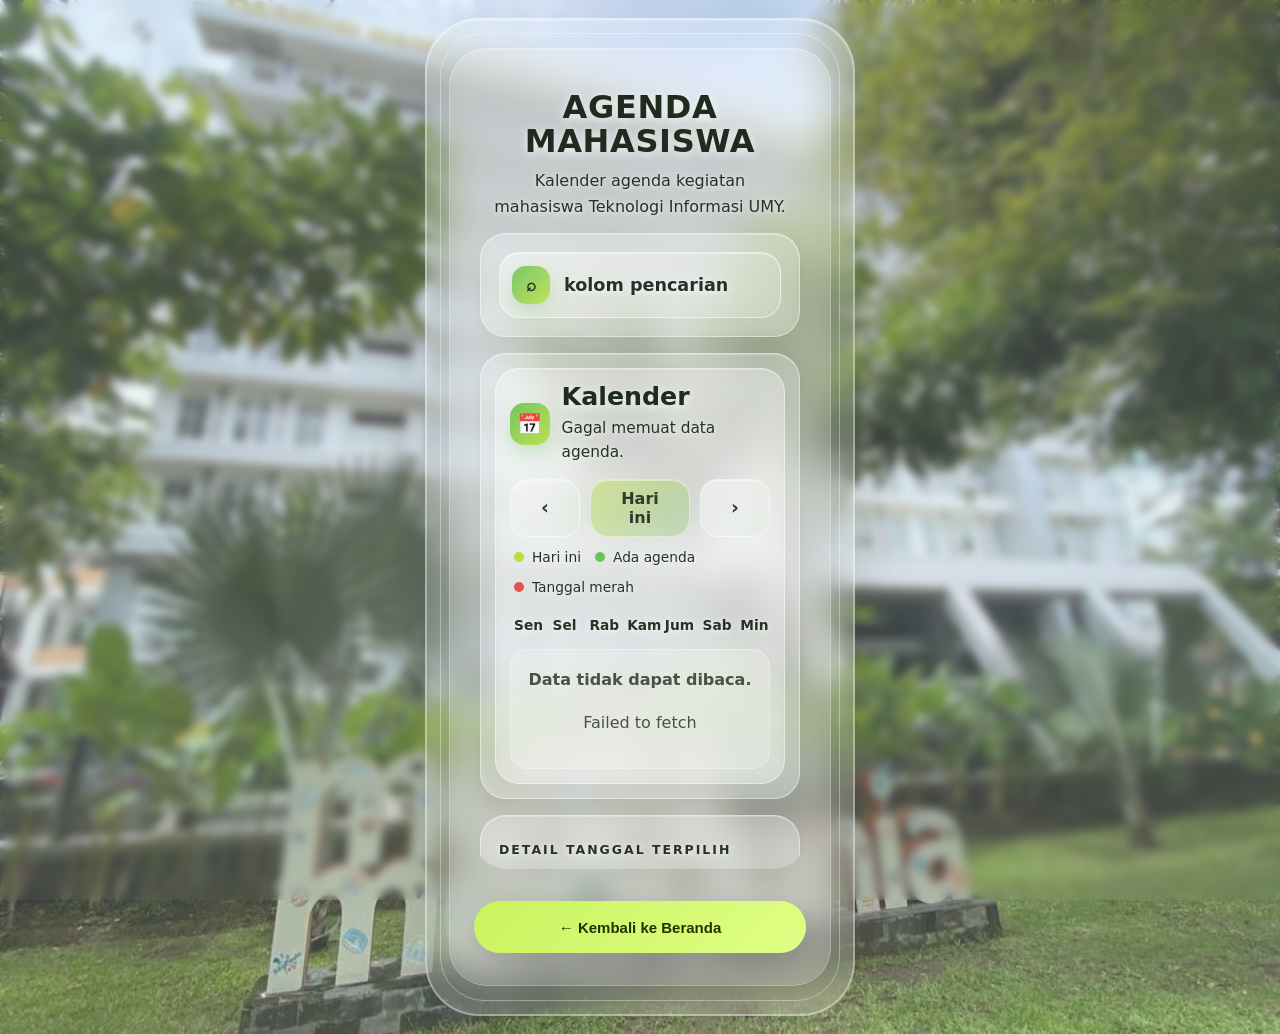
<file: agenda-prodi.html>
<!DOCTYPE html>
<html lang="id">
<head>
  <meta charset="UTF-8" />
  <meta name="viewport" content="width=device-width, initial-scale=1.0" />
  <title>Agenda Prodi TI UMY - TI UMY</title>
  <link rel="stylesheet" href="style.css" />
</head>
<body class="standalone-body">
  <main class="detail-app active agenda-mode split-standalone" aria-label="Agenda Prodi TI UMY">
    <section class="detail-content">
      <div class="custom-content active">
        <iframe class="embedded-page-frame" title="Agenda Prodi TI UMY" src="pages/agenda-inner.html" allowtransparency="true" scrolling="yes"></iframe>
      </div>
      <button class="back-btn" type="button" onclick="window.location.href='index.html'">← Kembali ke Beranda</button>
    </section>
  </main>
</body>
</html>
</file>
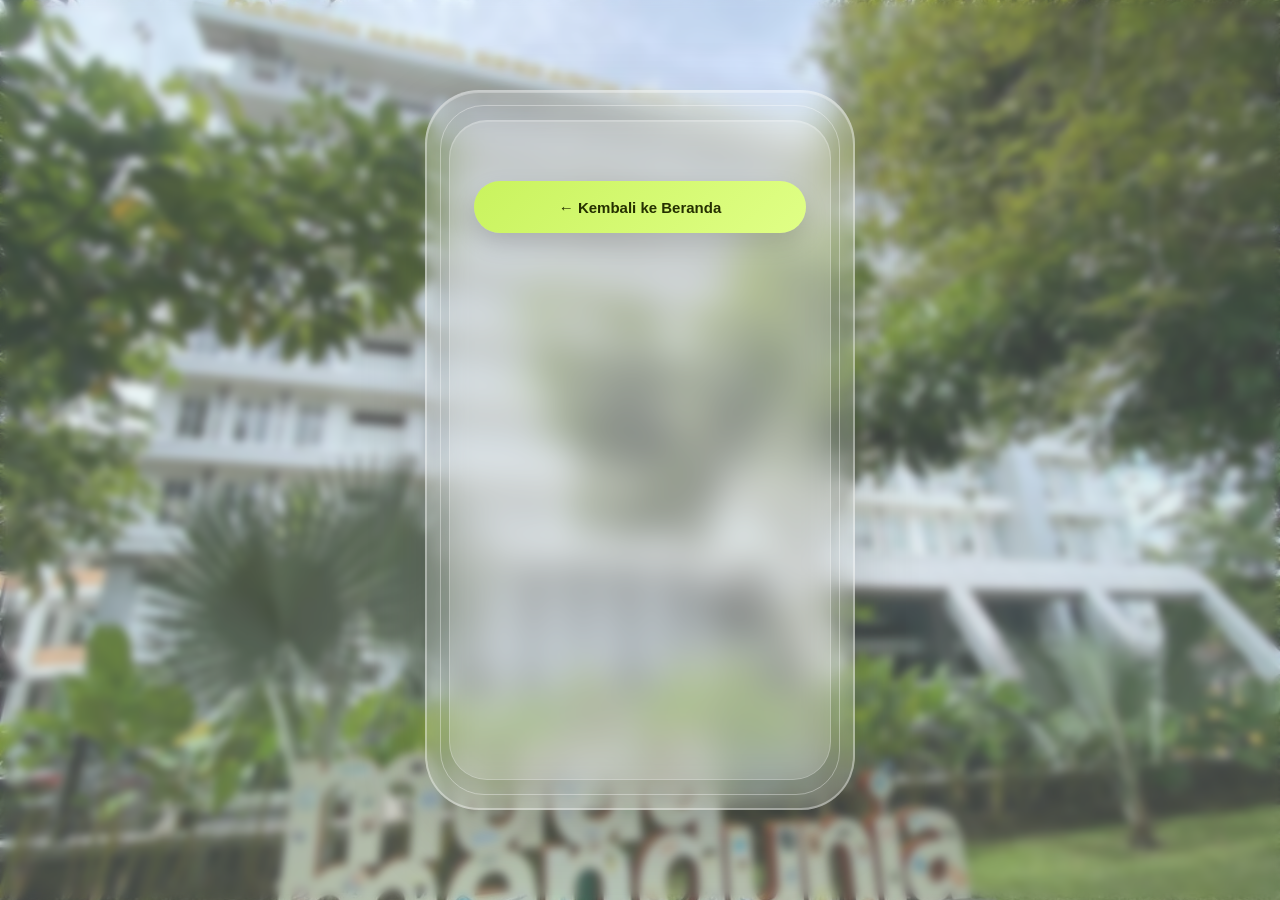
<file: kkn.html>
<!DOCTYPE html>
<html lang="id">
<head>
  <meta charset="UTF-8" />
  <meta name="viewport" content="width=device-width, initial-scale=1.0" />
  <title>KKN - TI UMY</title>
  <link rel="stylesheet" href="style.css" />
</head>
<body class="standalone-body">
  <main class="detail-app active split-standalone" aria-label="KKN">
    <section class="detail-content">
      <div class="standard-content">
        <div class="detail-header">
          <div class="detail-icon">👥</div>
          <h1 class="detail-title">KKN</h1>
          <p class="detail-desc">Halaman informasi KKN mahasiswa TI UMY.</p>
        </div>
        <div class="detail-box">
          <h2>Informasi</h2>
          <p>Halaman ini dapat diisi nanti sesuai kebutuhan. Struktur split sudah disiapkan agar mudah dikembangkan.</p>
        </div>
      </div>
      <button class="back-btn" type="button" onclick="window.location.href='index.html'">← Kembali ke Beranda</button>
    </section>
  </main>
</body>
</html>
</file>
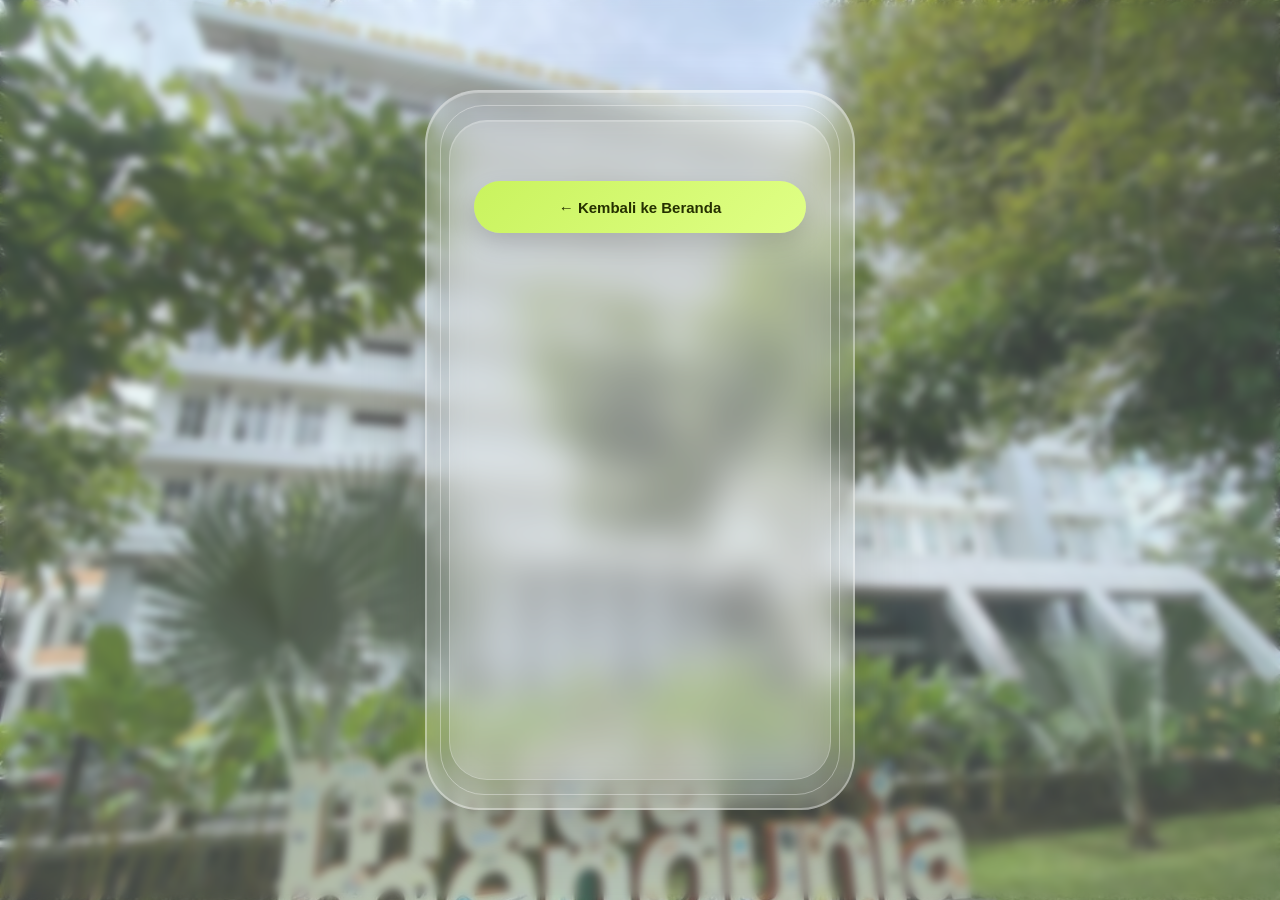
<file: magang.html>
<!DOCTYPE html>
<html lang="id">
<head>
  <meta charset="UTF-8" />
  <meta name="viewport" content="width=device-width, initial-scale=1.0" />
  <title>Magang - TI UMY</title>
  <link rel="stylesheet" href="style.css" />
</head>
<body class="standalone-body">
  <main class="detail-app active split-standalone" aria-label="Magang">
    <section class="detail-content">
      <div class="standard-content">
        <div class="detail-header">
          <div class="detail-icon">🤖</div>
          <h1 class="detail-title">Magang</h1>
          <p class="detail-desc">Halaman informasi magang mahasiswa TI UMY.</p>
        </div>
        <div class="detail-box">
          <h2>Informasi</h2>
          <p>Halaman ini dapat diisi nanti sesuai kebutuhan. Struktur split sudah disiapkan agar mudah dikembangkan.</p>
        </div>
      </div>
      <button class="back-btn" type="button" onclick="window.location.href='index.html'">← Kembali ke Beranda</button>
    </section>
  </main>
</body>
</html>
</file>
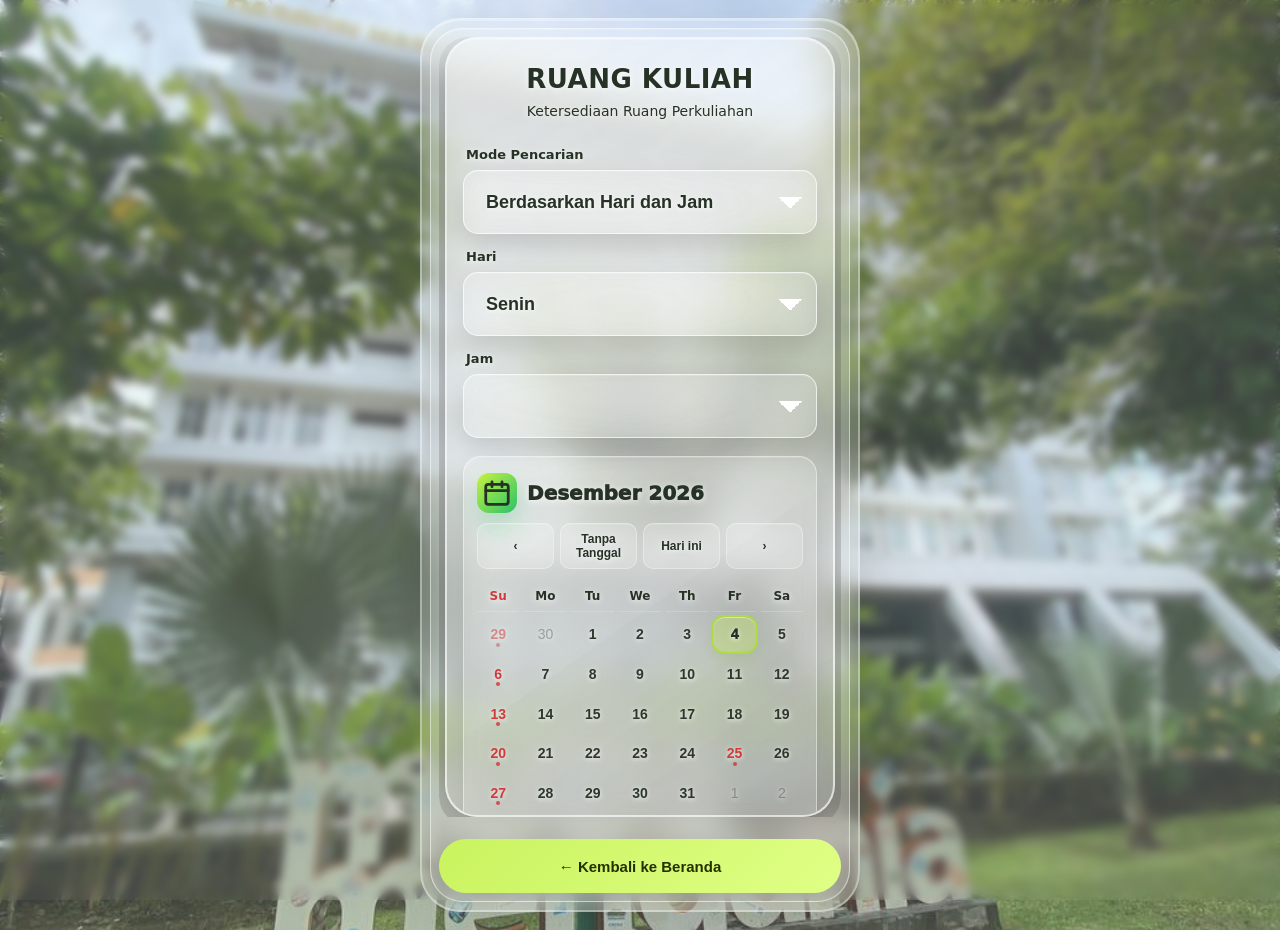
<file: ruang-kuliah.html>
<!DOCTYPE html>
<html lang="id">
<head>
  <meta charset="UTF-8" />
  <meta name="viewport" content="width=device-width, initial-scale=1.0" />
  <title>Ruang Kuliah TI UMY - TI UMY</title>
  <link rel="stylesheet" href="style.css" />
</head>
<body class="standalone-body">
  <main class="detail-app active ruang-mode split-standalone" aria-label="Ruang Kuliah TI UMY">
    <section class="detail-content">
      <div class="custom-content active">
        <iframe class="embedded-page-frame" title="Ruang Kuliah TI UMY" src="pages/ruang-inner.html" allowtransparency="true" scrolling="no"></iframe>
      </div>
      <button class="back-btn" type="button" onclick="window.location.href='index.html'">← Kembali ke Beranda</button>
    </section>
  </main>
</body>
</html>
</file>
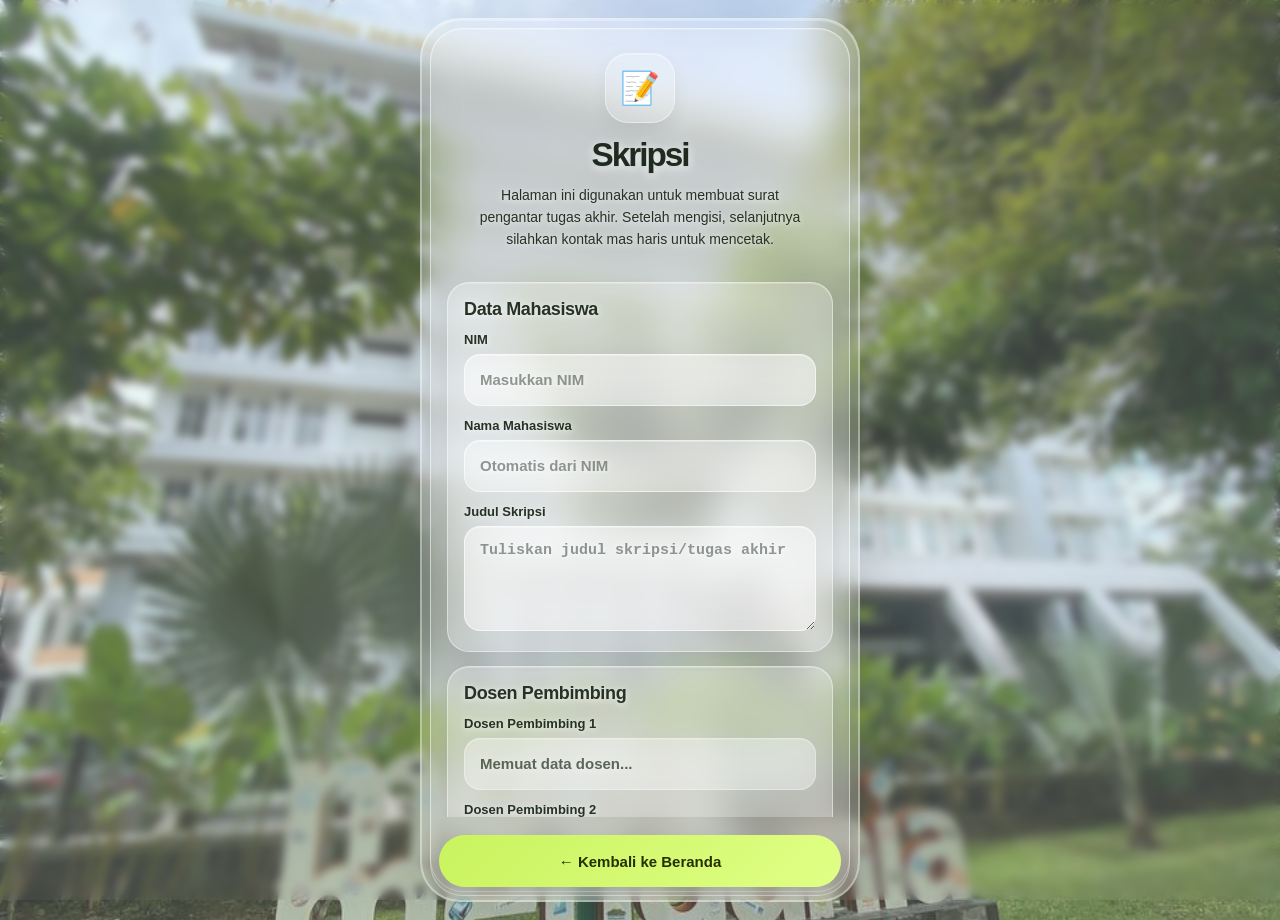
<file: skripsi.html>
<!DOCTYPE html>
<html lang="id">
<head>
  <meta charset="UTF-8" />
  <meta name="viewport" content="width=device-width, initial-scale=1.0" />
  <title>Skripsi TI UMY - TI UMY</title>
  <link rel="stylesheet" href="style.css" />
</head>
<body class="standalone-body">
  <main class="detail-app active skripsi-mode split-standalone" aria-label="Skripsi TI UMY">
    <section class="detail-content">
      <div class="custom-content active">
        <iframe class="embedded-page-frame" title="Skripsi TI UMY" src="pages/skripsi-inner.html" allowtransparency="true" scrolling="yes"></iframe>
      </div>
      <button class="back-btn" type="button" onclick="window.location.href='index.html'">← Kembali ke Beranda</button>
    </section>
  </main>
</body>
</html>
</file>
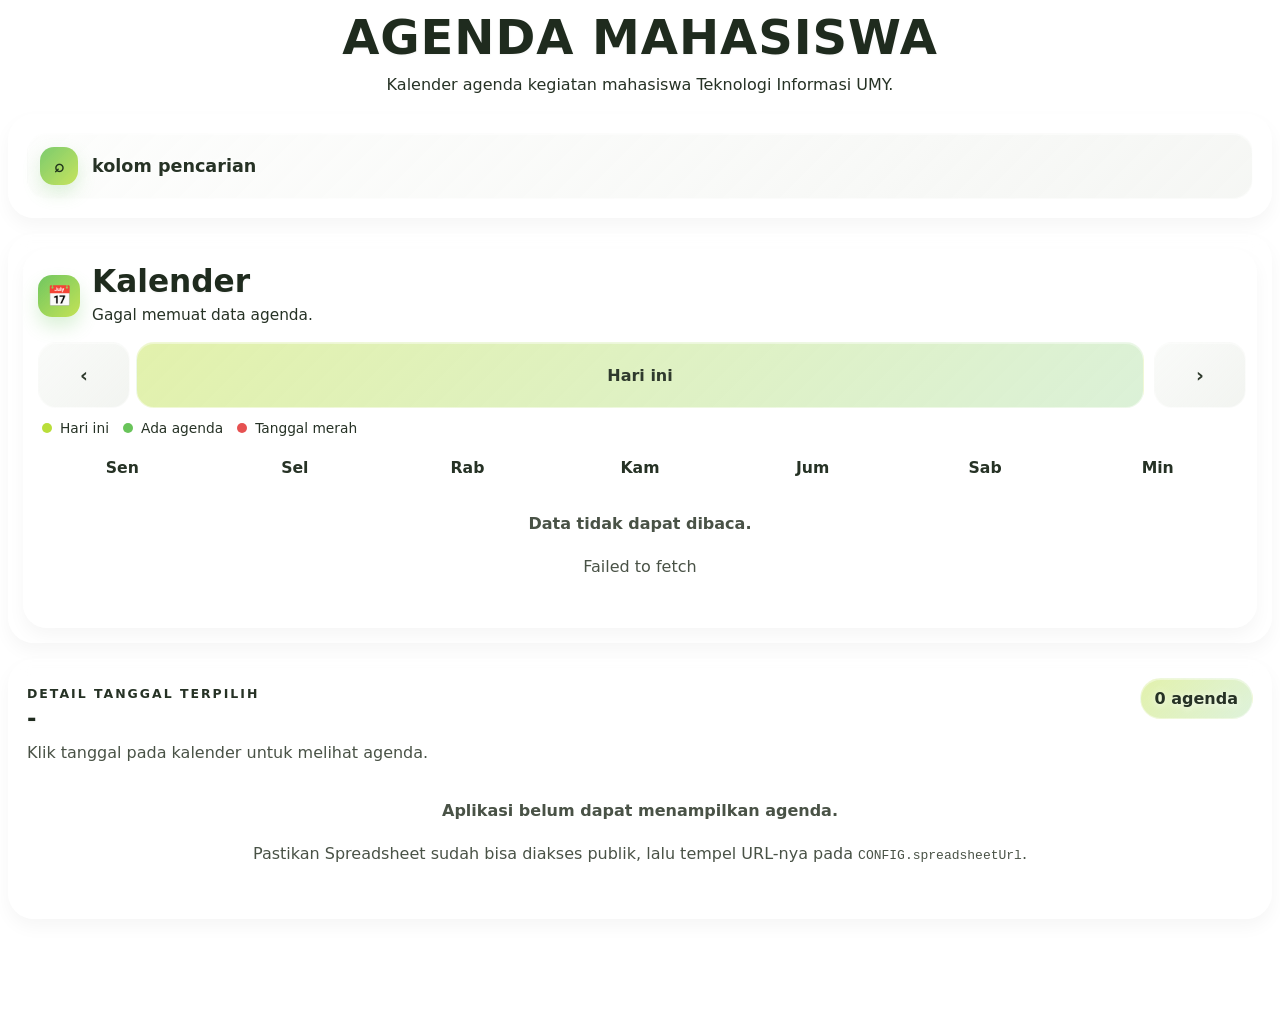
<file: pages/agenda-inner.html>
<!DOCTYPE html>
<html lang="id">
<head>
  <meta charset="UTF-8">
  <meta name="viewport" content="width=device-width, initial-scale=1.0">
  <title>Agenda Kegiatan Mahasiswa</title>
  <meta name="description" content="Kalender agenda kegiatan mahasiswa berbasis Google Spreadsheet untuk GitHub Pages.">
  <style>
    :root{
      --bg1:#b9c4b0;
      --bg2:#d7dcd4;
      --bg3:#8ea17d;
      --card:rgba(235,238,232,0.55);
      --card-strong:rgba(245,247,242,0.72);
      --line:rgba(255,255,255,0.55);
      --line-soft:rgba(255,255,255,0.28);
      --text:#2f3a2d;
      --muted:#495246;
      --soft:#7c8378;
      --primary:#b9de3a;
      --primary-deep:#69c45a;
      --danger:#e65151;
      --danger-soft:rgba(230,81,81,0.12);
      --shadow:0 18px 40px rgba(62,74,55,0.16);
      --radius-xl:34px;
      --radius-lg:24px;
      --radius-md:18px;
      --radius-sm:14px;
      --font:Inter, ui-sans-serif, system-ui, -apple-system, BlinkMacSystemFont, "Segoe UI", sans-serif;
    }

    *{box-sizing:border-box}
    html{scroll-behavior:smooth}
    body{
      margin:0;
      min-height:100vh;
      font-family:var(--font);
      color:var(--text);
      background:
        radial-gradient(circle at 12% 18%, rgba(255,255,255,0.65), transparent 22%),
        radial-gradient(circle at 82% 22%, rgba(183,204,149,0.5), transparent 18%),
        radial-gradient(circle at 28% 80%, rgba(255,255,255,0.38), transparent 20%),
        linear-gradient(135deg, var(--bg1), var(--bg2) 42%, #c8d0c1 70%, var(--bg3));
      overflow-x:hidden;
    }

    body::before,
    body::after{
      content:"";
      position:fixed;
      inset:auto;
      border-radius:999px;
      filter:blur(85px);
      opacity:.38;
      pointer-events:none;
      z-index:0;
    }
    body::before{
      width:320px;height:320px;
      left:-60px;top:120px;
      background:rgba(120,163,88,.65);
    }
    body::after{
      width:360px;height:360px;
      right:-80px;top:40px;
      background:rgba(255,255,255,.55);
    }

    button,input{font:inherit}
    a{color:inherit}
    .hidden{display:none !important}

    .page-shell{
      position:relative;
      z-index:1;
      width:min(780px, calc(100% - 24px));
      margin:18px auto 34px;
      padding:16px;
    }

    .page-shell::before,
    .page-shell::after{
      content:"";
      position:absolute;
      inset:0;
      border-radius:40px;
      background:rgba(240,243,237,0.26);
      border:1px solid rgba(255,255,255,0.32);
      backdrop-filter:blur(12px);
      box-shadow:inset 0 1px 0 rgba(255,255,255,0.35);
      pointer-events:none;
    }
    .page-shell::before{transform:translate(10px,10px); opacity:.6}
    .page-shell::after{transform:translate(20px,20px); opacity:.32}

    .app-card{
      position:relative;
      border-radius:38px;
      background:linear-gradient(135deg, rgba(235,239,232,.78), rgba(217,223,212,.60));
      border:1px solid rgba(255,255,255,.5);
      backdrop-filter:blur(22px);
      box-shadow:var(--shadow), inset 0 1px 0 rgba(255,255,255,.42);
      padding:28px 20px 22px;
    }

    .app-header{
      text-align:center;
      padding:2px 10px 18px;
    }

    .eyebrow{
      margin:0 0 8px;
      font-size:.78rem;
      letter-spacing:.16em;
      font-weight:800;
      text-transform:uppercase;
      color:#4c5c47;
    }

    .app-header h1{
      margin:0;
      font-size:clamp(2rem, 5vw, 3rem);
      line-height:1.05;
      letter-spacing:.02em;
      font-weight:900;
      color:#2f3a2d;
      text-transform:uppercase;
    }

    .subtitle{
      margin:10px 0 0;
      font-size:1rem;
      color:var(--muted);
      line-height:1.6;
    }

    .stats-strip{
      display:grid;
      grid-template-columns:repeat(2, minmax(0,1fr));
      gap:12px;
      margin-top:18px;
    }

    .stat-chip{
      background:linear-gradient(135deg, rgba(246,248,244,.7), rgba(225,230,221,.55));
      border:1px solid rgba(255,255,255,.48);
      border-radius:18px;
      padding:12px 14px;
      box-shadow:inset 0 1px 0 rgba(255,255,255,.4);
    }

    .stat-chip span{
      display:block;
      font-size:.82rem;
      color:var(--muted);
      margin-bottom:6px;
      font-weight:700;
    }

    .stat-chip strong{
      display:block;
      font-size:1.05rem;
      line-height:1.35;
      color:var(--text);
    }

    .config-tip{
      margin:0 4px 14px;
      padding:12px 14px;
      border-radius:18px;
      background:rgba(255,255,255,.26);
      border:1px dashed rgba(255,255,255,.48);
      color:var(--muted);
      line-height:1.6;
      font-size:.92rem;
    }
    .config-tip code{
      background:rgba(47,58,45,.08);
      padding:2px 6px;
      border-radius:8px;
    }

    .search-panel,
    .calendar-panel,
    .detail-panel{
      background:linear-gradient(135deg, rgba(241,243,239,.62), rgba(223,228,219,.48));
      border:1px solid rgba(255,255,255,.48);
      border-radius:26px;
      box-shadow:inset 0 1px 0 rgba(255,255,255,.42);
      backdrop-filter:blur(16px);
    }

    .search-panel{
      padding:18px;
      margin-bottom:16px;
    }

    .search-row{
      display:grid;
      grid-template-columns:minmax(0,1fr);
      gap:12px;
      align-items:center;
    }

    .search-wrap{
      display:flex;
      align-items:center;
      gap:12px;
      min-height:66px;
      padding:0 18px 0 12px;
      border-radius:20px;
      background:linear-gradient(135deg, rgba(250,251,249,.48), rgba(224,228,220,.30));
      border:1px solid rgba(255,255,255,.5);
      box-shadow:inset 0 1px 0 rgba(255,255,255,.45);
    }

    .search-wrap:focus-within{
      border-color:rgba(185,222,58,.78);
      box-shadow:0 10px 18px rgba(98,124,57,.10), inset 0 1px 0 rgba(255,255,255,.45);
    }

    .search-icon-btn{
      border:0;
      background:transparent;
      padding:0;
      display:inline-flex;
      align-items:center;
      justify-content:center;
      cursor:pointer;
      flex-shrink:0;
    }

    .search-icon{
      width:38px;
      height:38px;
      border-radius:14px;
      display:inline-flex;
      align-items:center;
      justify-content:center;
      background:linear-gradient(135deg, rgba(106,196,90,.88), rgba(186,222,58,.82));
      color:#20351b;
      font-size:1.05rem;
      font-weight:900;
      flex-shrink:0;
      box-shadow:0 8px 18px rgba(106,196,90,.22);
      transition:transform .18s ease, box-shadow .18s ease, filter .18s ease;
    }

    .search-icon-btn:hover .search-icon,
    .search-icon-btn:focus-visible .search-icon{
      transform:translateY(-1px) scale(1.02);
      box-shadow:0 10px 20px rgba(106,196,90,.26);
      filter:brightness(1.02);
    }

    .search-icon-btn:focus-visible{
      outline:none;
    }

    .search-wrap input{
      width:100%;
      border:0;
      outline:0;
      background:transparent;
      color:var(--text);
      font-size:1.1rem;
      font-weight:700;
    }
    .search-wrap input::placeholder{color:#5f685d; font-weight:700}

    .ghost-btn,
    .secondary-btn,
    .nav-btn{
      border:1px solid rgba(255,255,255,.48);
      border-radius:18px;
      background:linear-gradient(135deg, rgba(246,248,245,.62), rgba(223,228,219,.4));
      color:var(--text);
      cursor:pointer;
      box-shadow:inset 0 1px 0 rgba(255,255,255,.42);
      transition:transform .18s ease, box-shadow .18s ease, background .18s ease;
      font-weight:800;
    }

    .ghost-btn,
    .secondary-btn{
      min-height:66px;
      padding:0 18px;
    }

    .nav-btn{
      min-height:54px;
      min-width:92px;
      padding:0 14px;
      font-size:1.2rem;
    }

    .secondary-btn{
      background:linear-gradient(135deg, rgba(186,222,58,.42), rgba(106,196,90,.24));
    }

    .ghost-btn:hover,
    .secondary-btn:hover,
    .nav-btn:hover{
      transform:translateY(-1px);
      box-shadow:0 10px 18px rgba(62,74,55,.12), inset 0 1px 0 rgba(255,255,255,.42);
    }

    .calendar-panel{
      padding:14px;
      margin-bottom:16px;
    }

    .month-card{
      padding:14px;
      border-radius:24px;
      background:linear-gradient(135deg, rgba(244,246,241,.52), rgba(221,227,217,.34));
      border:1px solid rgba(255,255,255,.45);
      box-shadow:inset 0 1px 0 rgba(255,255,255,.42);
    }

    .month-head{
      display:flex;
      align-items:center;
      gap:12px;
      margin-bottom:14px;
    }

    .month-icon{
      width:42px;
      height:42px;
      border-radius:14px;
      display:flex;
      align-items:center;
      justify-content:center;
      background:linear-gradient(135deg, rgba(106,196,90,.96), rgba(186,222,58,.86));
      box-shadow:0 10px 18px rgba(106,196,90,.24);
      font-size:1.25rem;
    }

    .month-title-wrap h2{
      margin:0;
      font-size:1.95rem;
      line-height:1.1;
      color:var(--text);
      font-weight:900;
    }

    .month-title-wrap p{
      margin:6px 0 0;
      color:var(--muted);
      line-height:1.55;
      font-size:.96rem;
    }

    .month-controls{
      display:grid;
      grid-template-columns:88px minmax(0,1fr) 88px;
      gap:10px;
      margin-bottom:12px;
    }

    .legend{
      display:flex;
      gap:14px;
      flex-wrap:wrap;
      align-items:center;
      font-size:.86rem;
      color:var(--muted);
      margin:0 4px 14px;
    }
    .legend span{display:inline-flex; align-items:center; gap:8px}
    .legend-dot{
      width:10px;
      height:10px;
      border-radius:999px;
      display:inline-block;
      box-shadow:0 0 0 4px rgba(255,255,255,.18);
    }
    .today-dot{background:var(--primary)}
    .agenda-dot{background:var(--primary-deep)}
    .holiday-dot{background:var(--danger)}

    .calendar-head{
      display:grid;
      grid-template-columns:repeat(7, minmax(0,1fr));
      gap:8px;
      margin-bottom:8px;
      padding:0 2px;
    }
    .calendar-head div{
      text-align:center;
      padding:8px 2px;
      font-size:.98rem;
      font-weight:800;
      color:#2f3a2d;
    }
    .calendar-head div:last-child{color:var(--danger)}

    .calendar-grid{
      display:grid;
      grid-template-columns:repeat(7, minmax(0,1fr));
      gap:8px;
    }

    .calendar-cell{
      min-height:78px;
      border:1px solid rgba(255,255,255,.42);
      border-radius:16px;
      background:linear-gradient(135deg, rgba(249,250,248,.4), rgba(224,229,220,.22));
      box-shadow:inset 0 1px 0 rgba(255,255,255,.42);
      position:relative;
      padding:10px 8px 20px;
      cursor:pointer;
      overflow:hidden;
      transition:transform .16s ease, box-shadow .16s ease, border-color .16s ease;
    }

    .calendar-cell:hover{
      transform:translateY(-1px);
      box-shadow:0 10px 16px rgba(62,74,55,.10), inset 0 1px 0 rgba(255,255,255,.42);
    }

    .calendar-cell.outside-month{
      opacity:.42;
    }

    .calendar-cell.selected{
      border-color:rgba(185,222,58,.95);
      box-shadow:0 12px 22px rgba(98,124,57,.12), inset 0 0 0 1px rgba(185,222,58,.65);
    }

    .calendar-cell.today .calendar-day-number{
      border:2px solid rgba(185,222,58,.95);
      background:rgba(255,255,255,.26);
    }

    .calendar-cell.selected .calendar-day-number{
      border:2px solid rgba(185,222,58,.95);
      background:rgba(185,222,58,.18);
    }

    .calendar-cell.holiday .calendar-day-number,
    .calendar-cell.sunday .calendar-day-number{
      color:var(--danger);
    }

    .calendar-day-top{
      display:flex;
      align-items:flex-start;
      justify-content:flex-start;
      margin-bottom:0;
    }

    .calendar-day-number{
      width:34px;
      height:34px;
      display:flex;
      align-items:center;
      justify-content:center;
      border-radius:999px;
      border:2px solid transparent;
      color:var(--text);
      font-weight:900;
      font-size:1.08rem;
      line-height:1;
      margin:0 auto;
    }

    .day-flags,
    .calendar-holiday-name,
    .calendar-agenda-preview{
      display:none !important;
    }

    .agenda-markers{
      position:absolute;
      left:0;
      right:0;
      bottom:7px;
      display:flex;
      justify-content:center;
      align-items:center;
      gap:6px;
    }

    .marker-dot{
      width:5px;
      height:5px;
      border-radius:999px;
      background:var(--primary-deep);
      box-shadow:none;
    }

    .marker-text{
      display:none;
    }

    .calendar-cell.holiday .agenda-markers .marker-dot,
    .calendar-cell.sunday .agenda-markers .marker-dot{
      background:var(--danger);
    }

    .detail-panel{
      padding:18px;
    }

    .detail-header{
      display:flex;
      justify-content:space-between;
      gap:12px;
      align-items:flex-start;
      margin-bottom:14px;
    }

    .detail-header h2{
      margin:0;
      font-size:1.42rem;
      line-height:1.3;
    }

    .detail-header p{
      margin:6px 0 0;
      color:var(--muted);
      line-height:1.6;
    }

    .selected-badge{
      flex-shrink:0;
      background:linear-gradient(135deg, rgba(186,222,58,.42), rgba(106,196,90,.22));
      border:1px solid rgba(255,255,255,.45);
      border-radius:999px;
      padding:10px 14px;
      font-weight:900;
      color:var(--text);
      box-shadow:inset 0 1px 0 rgba(255,255,255,.42);
      white-space:nowrap;
    }

    .holiday-banner{
      margin-bottom:12px;
      padding:12px 14px;
      border-radius:16px;
      background:rgba(230,81,81,.1);
      color:#a83b3b;
      border:1px solid rgba(230,81,81,.16);
      line-height:1.6;
      font-size:.95rem;
    }

    .agenda-list{
      display:grid;
      gap:12px;
    }

    .agenda-card{
      border-radius:20px;
      border:1px solid rgba(255,255,255,.45);
      background:linear-gradient(135deg, rgba(249,250,248,.5), rgba(224,229,220,.3));
      box-shadow:inset 0 1px 0 rgba(255,255,255,.42);
      padding:16px;
    }

    .agenda-card-top{
      display:flex;
      justify-content:space-between;
      gap:10px;
      align-items:flex-start;
      margin-bottom:12px;
    }

    .agenda-category{
      margin:0 0 6px;
      color:#57734a;
      font-size:.8rem;
      font-weight:900;
      text-transform:uppercase;
      letter-spacing:.08em;
    }

    .agenda-title{
      margin:0;
      font-size:1.12rem;
      line-height:1.45;
      color:var(--text);
    }

    .agenda-status{
      border-radius:999px;
      padding:8px 10px;
      background:linear-gradient(135deg, rgba(186,222,58,.35), rgba(106,196,90,.18));
      border:1px solid rgba(255,255,255,.42);
      font-size:.78rem;
      font-weight:900;
      text-align:center;
      min-width:110px;
    }

    .agenda-meta-grid{
      display:grid;
      grid-template-columns:repeat(2, minmax(0,1fr));
      gap:10px;
      margin-bottom:12px;
    }

    .agenda-meta-grid div{
      border-radius:16px;
      background:rgba(255,255,255,.22);
      border:1px solid rgba(255,255,255,.36);
      padding:12px;
    }

    .agenda-meta-grid span{
      display:block;
      color:var(--muted);
      font-size:.78rem;
      margin-bottom:6px;
      font-weight:700;
    }

    .agenda-meta-grid strong{
      display:block;
      line-height:1.55;
      color:var(--text);
    }

    .agenda-description{
      margin:0 0 12px;
      color:var(--muted);
      line-height:1.72;
    }

    .agenda-tags{
      display:flex;
      flex-wrap:wrap;
      gap:8px;
      margin-bottom:12px;
    }

    .agenda-tag{
      display:inline-flex;
      align-items:center;
      gap:6px;
      border-radius:999px;
      padding:8px 10px;
      background:rgba(255,255,255,.24);
      border:1px solid rgba(255,255,255,.36);
      color:var(--text);
      font-size:.82rem;
      font-weight:800;
    }

    .agenda-links{
      display:flex;
      gap:10px;
      flex-wrap:wrap;
      margin-bottom:10px;
    }

    .agenda-links a{
      text-decoration:none;
      padding:10px 14px;
      border-radius:999px;
      background:linear-gradient(135deg, rgba(106,196,90,.92), rgba(186,222,58,.82));
      color:#20351b;
      font-weight:900;
      box-shadow:0 8px 16px rgba(106,196,90,.18);
    }

    .agenda-footer{
      display:flex;
      justify-content:space-between;
      gap:10px;
      flex-wrap:wrap;
      color:var(--muted);
      font-size:.84rem;
      padding-top:8px;
      border-top:1px solid rgba(255,255,255,.34);
    }

    .empty-state{
      padding:16px;
      border-radius:18px;
      background:rgba(255,255,255,.18);
      border:1px solid rgba(255,255,255,.32);
      color:var(--muted);
      line-height:1.7;
      text-align:center;
    }

    @media (max-width: 720px){
      .page-shell{
        width:min(100% - 14px, 780px);
        padding:10px;
        margin:10px auto 26px;
      }
      .page-shell::before{transform:translate(7px,7px)}
      .page-shell::after{transform:translate(14px,14px)}
      .app-card{padding:22px 14px 18px}
      .month-title-wrap h2{font-size:1.7rem}
      .month-controls{grid-template-columns:70px minmax(0,1fr) 70px}
      .nav-btn{min-width:70px}
      .stats-strip,
      .agenda-meta-grid,
      .search-row{grid-template-columns:1fr}
      .ghost-btn,.secondary-btn{min-height:58px}
      .calendar-head div{font-size:.86rem}
      .calendar-cell{min-height:66px;padding:8px 4px 16px}
      .calendar-day-number{width:30px;height:30px;font-size:1rem}
      .detail-header,
      .agenda-card-top,
      .agenda-footer{flex-direction:column}
      .selected-badge{white-space:normal}
    }
  </style>
<style>

          html,
          body {
            background: transparent !important;
            background-image: none !important;
            min-height: 100% !important;
            width: 100% !important;
            overflow-x: hidden !important;
            overflow-y: auto !important;
            scrollbar-width: none !important;
            -ms-overflow-style: none !important;
            color: #263225 !important;
          }

          html::-webkit-scrollbar,
          body::-webkit-scrollbar,
          *::-webkit-scrollbar,
          .page-shell::-webkit-scrollbar,
          .app-card::-webkit-scrollbar,
          .detail-panel::-webkit-scrollbar,
          .agenda-list::-webkit-scrollbar {
            width: 0 !important;
            height: 0 !important;
            display: none !important;
            background: transparent !important;
          }

          *,
          .page-shell,
          .app-card,
          .detail-panel,
          .agenda-list {
            scrollbar-width: none !important;
            -ms-overflow-style: none !important;
          }

          body {
            display: block !important;
            padding: 0 !important;
            margin: 0 !important;
          }

          body::before,
          body::after,
          .page-shell::before,
          .page-shell::after {
            display: none !important;
            content: none !important;
            opacity: 0 !important;
            background: transparent !important;
            box-shadow: none !important;
            border: 0 !important;
          }

          .page-shell,
          .app-card {
            width: 100% !important;
            max-width: 100% !important;
            min-height: auto !important;
            height: auto !important;
            margin: 0 !important;
          }

          .page-shell {
            padding: 0 !important;
            background: transparent !important;
            border: 0 !important;
            box-shadow: none !important;
            backdrop-filter: none !important;
            -webkit-backdrop-filter: none !important;
          }

          .app-card {
            padding: 8px 8px 116px !important;
            border-radius: 0 !important;
            background: transparent !important;
            border: 0 !important;
            box-shadow: none !important;
            backdrop-filter: none !important;
            -webkit-backdrop-filter: none !important;
            overflow: visible !important;
          }

          .app-header {
            padding: 4px 10px 16px !important;
          }

          .search-panel,
          .calendar-panel,
          .detail-panel,
          .month-card,
          .stat-chip {
            background: rgba(255,255,255,.22) !important;
            border: 1.3px solid rgba(255,255,255,.46) !important;
            box-shadow: inset 0 1px 0 rgba(255,255,255,.26), 0 8px 18px rgba(0,0,0,.04) !important;
            backdrop-filter: blur(10px) !important;
            -webkit-backdrop-filter: blur(10px) !important;
          }

          .config-tip {
            background: rgba(255,255,255,.18) !important;
            border-color: rgba(255,255,255,.46) !important;
            color: #485244 !important;
          }

          h1,
          h2,
          h3,
          .subtitle,
          .eyebrow,
          .calendar-head div,
          .month-title-wrap p,
          .legend,
          .agenda-description,
          .agenda-footer,
          .selected-badge,
          .agenda-meta-grid span,
          .agenda-meta-grid strong,
          .agenda-status,
          .agenda-title,
          .agenda-category,
          .agenda-tag,
          .search-wrap input,
          .search-wrap input::placeholder {
            color: #263225 !important;
            text-shadow: 0 1px 6px rgba(255,255,255,.82) !important;
          }

          .app-header h1,
          .month-title-wrap h2,
          .detail-header h2 {
            color: #1f2b1e !important;
            text-shadow: 0 2px 8px rgba(255,255,255,.90), 0 1px 2px rgba(0,0,0,.08) !important;
          }

          .calendar-cell.outside-month {
            opacity: .56 !important;
          }

          .calendar-cell.today .calendar-day-number {
            border-color: rgba(185,222,58,.95) !important;
            background: rgba(185,222,58,.18) !important;
          }

          .calendar-cell.sunday .calendar-day-number,
          .calendar-cell.holiday .calendar-day-number {
            color: #d13b3b !important;
          }

          .legend-dot {
            box-shadow: none !important;
          }

          .agenda-links a {
            color: #20351b !important;
            text-shadow: none !important;
          }

          @media (max-width: 480px) {
            .app-card {
              padding: 6px 6px 116px !important;
            }

            .app-header {
              padding-bottom: 14px !important;
            }

            .month-title-wrap h2 {
              font-size: 1.58rem !important;
            }

            .calendar-cell {
              min-height: 64px !important;
            }

            .calendar-day-number {
              width: 30px !important;
              height: 30px !important;
              font-size: 1rem !important;
            }
          }
        
</style>
</head>
<body>
  <div class="page-shell">
    <div class="app-card">
      <header class="app-header">
              <h1>Agenda Mahasiswa</h1>
        <p class="subtitle">Kalender agenda kegiatan mahasiswa Teknologi Informasi UMY.</p>
      </header>

      <div class="config-tip hidden" id="configTip">
        Data masih belum terhubung. Pastikan URL ada pada <code>CONFIG.spreadsheetUrl</code>.
      </div>

      <section class="search-panel">
        <div class="search-row">
          <div class="search-wrap">
            <button id="searchBtn" class="search-icon-btn" type="button" aria-label="Cari agenda">
              <span class="search-icon">⌕</span>
            </button>
            <input id="searchInput" type="search" placeholder="kolom pencarian">
          </div>
        </div>
      </section>

      <section class="calendar-panel">
        <div class="month-card">
          <div class="month-head">
            <div class="month-icon">📅</div>
            <div class="month-title-wrap">
              <h2 id="monthTitle">Kalender</h2>
              <p id="calendarHint">Memuat data agenda...</p>
            </div>
          </div>

          <div class="month-controls">
            <button id="prevMonthBtn" class="nav-btn" type="button" aria-label="Bulan sebelumnya">‹</button>
            <button id="todayBtn" class="secondary-btn" type="button">Hari ini</button>
            <button id="nextMonthBtn" class="nav-btn" type="button" aria-label="Bulan berikutnya">›</button>
          </div>

          <div class="legend">
            <span><i class="legend-dot today-dot"></i>Hari ini</span>
            <span><i class="legend-dot agenda-dot"></i>Ada agenda</span>
            <span><i class="legend-dot holiday-dot"></i>Tanggal merah</span>
          </div>

          <div class="calendar-head" id="calendarHead"></div>
          <div class="calendar-grid" id="calendarGrid"></div>
        </div>
      </section>

      <section class="detail-panel">
        <div class="detail-header">
          <div>
            <p class="eyebrow" id="detailEyebrow">Detail tanggal terpilih</p>
            <h2 id="selectedDateTitle">-</h2>
            <p id="selectedDateMeta">Klik tanggal pada kalender untuk melihat agenda.</p>
          </div>
          <div class="selected-badge" id="selectedCountBadge">0 agenda</div>
        </div>

        <div id="holidayBanner" class="holiday-banner hidden"></div>
        <div id="agendaList" class="agenda-list"></div>
      </section>
    </div>
  </div>

  <template id="agendaCardTemplate">
    <article class="agenda-card">
      <div class="agenda-card-top">
        <div>
          <p class="agenda-category"></p>
          <h3 class="agenda-title"></h3>
        </div>
        <span class="agenda-status"></span>
      </div>

      <div class="agenda-meta-grid">
        <div><span>Waktu</span><strong class="agenda-time">-</strong></div>
        <div><span>Lokasi</span><strong class="agenda-location">-</strong></div>
        <div><span>Penyelenggara</span><strong class="agenda-organizer">-</strong></div>
        <div><span>Peserta</span><strong class="agenda-target">-</strong></div>
      </div>

      <p class="agenda-description"></p>
      <div class="agenda-tags"></div>

      <div class="agenda-links">
        <a class="agenda-register hidden" target="_blank" rel="noopener noreferrer">Pendaftaran</a>
        <a class="agenda-poster hidden" target="_blank" rel="noopener noreferrer">Poster</a>
      </div>

      <div class="agenda-footer">
        <span class="agenda-contact">Kontak: -</span>
        <span class="agenda-source">Sumber: -</span>
      </div>
    </article>
  </template>

  <script>

    const CONFIG = {
      spreadsheetUrl: "https://docs.google.com/spreadsheets/d/e/2PACX-1vQ2ZZEAnDNqv4szhclwE9n5aRbF7d4IFiOdrrex8ZIlyE7hkzjh0JiC3jlW-_Uu8A/pub?gid=186972263&single=true&output=csv",
      sheetName: "Agenda_Kegiatan",
      sheetGid: "",
      holidayCountryCode: "ID",
      holidayApiBase: "https://date.nager.at/api/v3/PublicHolidays"
    };

    const DAY_NAMES = ["Sen", "Sel", "Rab", "Kam", "Jum", "Sab", "Min"];
    const MONTH_NAMES = [
      "Januari", "Februari", "Maret", "April", "Mei", "Juni",
      "Juli", "Agustus", "September", "Oktober", "November", "Desember"
    ];

    const FIELD_ALIASES = {
      title: ["judul_kegiatan", "judul", "nama_kegiatan", "kegiatan"],
      category: ["kategori", "jenis", "tipe"],
      date: ["tanggal", "tgl", "tanggal_kegiatan"],
      timeStart: ["waktu_mulai", "jam_mulai", "mulai"],
      timeEnd: ["waktu_selesai", "jam_selesai", "selesai"],
      location: ["lokasi", "tempat"],
      mode: ["mode_kegiatan", "mode", "pelaksanaan"],
      organizer: ["penyelenggara", "organizer"],
      target: ["target_peserta", "sasaran_peserta", "peserta"],
      description: ["deskripsi_singkat", "deskripsi", "keterangan"],
      deadline: ["deadline_pendaftaran", "batas_pendaftaran", "deadline"],
      registerLink: ["link_pendaftaran", "link_daftar", "pendaftaran"],
      contact: ["contact_person", "cp", "kontak"],
      cost: ["biaya", "harga"],
      benefit: ["benefit", "manfaat"],
      status: ["status", "status_kegiatan"],
      poster: ["poster_url", "poster", "link_poster"],
      source: ["sumber_info", "sumber"]
    };

    const state = {
      allAgendas: [],
      filteredAgendas: [],
      currentMonth: new Date(),
      selectedDate: toISODate(new Date()),
      searchTerm: "",
      holidaysByYear: new Map(),
      holidayErrorYears: new Set()
    };

    const elements = {
      calendarHead: document.getElementById("calendarHead"),
      calendarGrid: document.getElementById("calendarGrid"),
      monthTitle: document.getElementById("monthTitle"),
      calendarHint: document.getElementById("calendarHint"),
      detailEyebrow: document.getElementById("detailEyebrow"),
      selectedDateTitle: document.getElementById("selectedDateTitle"),
      selectedDateMeta: document.getElementById("selectedDateMeta"),
      selectedCountBadge: document.getElementById("selectedCountBadge"),
      holidayBanner: document.getElementById("holidayBanner"),
      agendaList: document.getElementById("agendaList"),
      agendaCardTemplate: document.getElementById("agendaCardTemplate"),
      searchInput: document.getElementById("searchInput"),
      searchBtn: document.getElementById("searchBtn"),
      prevMonthBtn: document.getElementById("prevMonthBtn"),
      nextMonthBtn: document.getElementById("nextMonthBtn"),
      todayBtn: document.getElementById("todayBtn"),
      agendaCount: document.getElementById("agendaCount"),
      activeMonthLabel: document.getElementById("activeMonthLabel"),
      configTip: document.getElementById("configTip")
    };

    function normalizeHeader(value) {
      return String(value || "")
        .trim()
        .toLowerCase()
        .replace(/\s+/g, "_")
        .replace(/[^a-z0-9_]/g, "");
    }

    function pickValue(record, aliases) {
      for (const alias of aliases) {
        const value = record[alias];
        if (value !== undefined && value !== null && String(value).trim() !== "") return value;
      }
      return "";
    }

    function toISODate(date) {
      const year = date.getFullYear();
      const month = String(date.getMonth() + 1).padStart(2, "0");
      const day = String(date.getDate()).padStart(2, "0");
      return `${year}-${month}-${day}`;
    }

    function parseISODate(isoDate) {
      const [year, month, day] = String(isoDate).split("-").map(Number);
      return new Date(year, (month || 1) - 1, day || 1);
    }

    function formatLongDate(isoDate) {
      return new Intl.DateTimeFormat("id-ID", {
        weekday: "long",
        day: "numeric",
        month: "long",
        year: "numeric"
      }).format(parseISODate(isoDate));
    }

    function formatMonthYear(date) {
      return `${MONTH_NAMES[date.getMonth()]} ${date.getFullYear()}`;
    }

    function normalizeDate(value) {
      if (value === null || value === undefined || value === "") return "";
      const raw = String(value).trim();
      if (!raw) return "";
      if (/^\d{4}-\d{2}-\d{2}$/.test(raw)) return raw;
      const slashToDash = raw.replace(/\//g, "-");
      if (/^\d{1,2}-\d{1,2}-\d{4}$/.test(slashToDash)) {
        const [d, m, y] = slashToDash.split("-").map(Number);
        return `${y}-${String(m).padStart(2, "0")}-${String(d).padStart(2, "0")}`;
      }
      const parsed = new Date(raw);
      return Number.isNaN(parsed.getTime()) ? "" : toISODate(parsed);
    }

    function normalizeTime(value) {
      if (value === null || value === undefined || value === "") return "";
      const raw = String(value).trim();
      if (!raw) return "";
      const hm = raw.match(/^(\d{1,2})(?::|\.)(\d{1,2})$/);
      if (hm) return `${String(Number(hm[1])).padStart(2, "0")}:${String(Number(hm[2])).padStart(2, "0")}`;
      const h = raw.match(/^(\d{1,2})$/);
      if (h) return `${String(Number(h[1])).padStart(2, "0")}:00`;
      return raw;
    }

    function escapeHtml(value) {
      return String(value ?? "")
        .replace(/&/g, "&amp;")
        .replace(/</g, "&lt;")
        .replace(/>/g, "&gt;")
        .replace(/\"/g, "&quot;")
        .replace(/'/g, "&#039;");
    }

    function buildTimeLabel(item) {
      if (item.timeStart && item.timeEnd) return `${item.timeStart} - ${item.timeEnd}`;
      if (item.timeStart) return item.timeStart;
      if (item.timeEnd) return item.timeEnd;
      return "Belum diatur";
    }

    function buildSearchIndex(item) {
      return [
        item.title, item.category, item.location, item.organizer,
        item.target, item.description, item.status, item.mode,
        item.contact, item.source, item.benefit
      ].join(" ").toLowerCase();
    }

    function getAgendasForDate(isoDate) {
      return state.filteredAgendas.filter(item => item.date === isoDate);
    }

    function getHolidayForDate(isoDate) {
      const year = Number(String(isoDate).slice(0, 4));
      const yearMap = state.holidaysByYear.get(year);
      return yearMap ? yearMap.get(isoDate) : null;
    }


    function getDetailAgendas() {
      const keyword = state.searchTerm.trim().toLowerCase();
      if (keyword) return [...state.filteredAgendas];
      return getAgendasForDate(state.selectedDate);
    }


    function normalizeSpreadsheetUrl(url) {
      const raw = String(url || "").trim();
      if (!raw || raw === "GANTI_DENGAN_URL_GOOGLE_SHEET_ANDA") return "";
      if (raw.includes("output=csv") || raw.includes("tqx=out:csv") || raw.includes("format=csv")) return raw;

      try {
        const parsed = new URL(raw);
        const match = parsed.pathname.match(/\/spreadsheets\/d\/([^/]+)/i);
        if (!match) return raw;
        const spreadsheetId = match[1];
        const gid = CONFIG.sheetGid || parsed.searchParams.get("gid") || "0";
        if (CONFIG.sheetName) {
          return `https://docs.google.com/spreadsheets/d/${spreadsheetId}/gviz/tq?tqx=out:csv&sheet=${encodeURIComponent(CONFIG.sheetName)}`;
        }
        return `https://docs.google.com/spreadsheets/d/${spreadsheetId}/export?format=csv&gid=${encodeURIComponent(gid)}`;
      } catch (_) {
        return raw;
      }
    }

    function parseCsv(csvText) {
      const rows = [];
      let row = [];
      let value = "";
      let inQuotes = false;

      for (let i = 0; i < csvText.length; i += 1) {
        const char = csvText[i];
        const next = csvText[i + 1];

        if (char === '"') {
          if (inQuotes && next === '"') {
            value += '"';
            i += 1;
          } else {
            inQuotes = !inQuotes;
          }
          continue;
        }

        if (char === ',' && !inQuotes) {
          row.push(value);
          value = "";
          continue;
        }

        if ((char === '\n' || char === '\r') && !inQuotes) {
          if (char === '\r' && next === '\n') i += 1;
          row.push(value);
          value = "";
          if (row.some(cell => String(cell).trim() !== "")) rows.push(row);
          row = [];
          continue;
        }

        value += char;
      }

      row.push(value);
      if (row.some(cell => String(cell).trim() !== "")) rows.push(row);
      if (!rows.length) return [];

      const headers = rows[0].map(normalizeHeader);
      return rows.slice(1).map(cells => {
        const record = {};
        headers.forEach((header, index) => {
          record[header] = (cells[index] || "").trim();
        });
        return record;
      });
    }

    async function fetchSpreadsheetData() {
      const finalUrl = normalizeSpreadsheetUrl(CONFIG.spreadsheetUrl);
      if (!finalUrl) throw new Error("URL spreadsheet belum diisi pada CONFIG.spreadsheetUrl.");

      const response = await fetch(finalUrl, { cache: "no-store" });
      if (!response.ok) throw new Error(`Spreadsheet gagal dibaca (${response.status}).`);

      const csvText = await response.text();
      const rows = parseCsv(csvText);
      if (!rows.length) throw new Error("Data spreadsheet kosong atau format CSV tidak terbaca.");

      return rows
        .map(row => {
          const item = {
            title: String(pickValue(row, FIELD_ALIASES.title) || "").trim(),
            category: String(pickValue(row, FIELD_ALIASES.category) || "").trim(),
            date: normalizeDate(pickValue(row, FIELD_ALIASES.date)),
            timeStart: normalizeTime(pickValue(row, FIELD_ALIASES.timeStart)),
            timeEnd: normalizeTime(pickValue(row, FIELD_ALIASES.timeEnd)),
            location: String(pickValue(row, FIELD_ALIASES.location) || "").trim(),
            mode: String(pickValue(row, FIELD_ALIASES.mode) || "").trim(),
            organizer: String(pickValue(row, FIELD_ALIASES.organizer) || "").trim(),
            target: String(pickValue(row, FIELD_ALIASES.target) || "").trim(),
            description: String(pickValue(row, FIELD_ALIASES.description) || "").trim(),
            deadline: normalizeDate(pickValue(row, FIELD_ALIASES.deadline)),
            registerLink: String(pickValue(row, FIELD_ALIASES.registerLink) || "").trim(),
            contact: String(pickValue(row, FIELD_ALIASES.contact) || "").trim(),
            cost: String(pickValue(row, FIELD_ALIASES.cost) || "").trim(),
            benefit: String(pickValue(row, FIELD_ALIASES.benefit) || "").trim(),
            status: String(pickValue(row, FIELD_ALIASES.status) || "").trim(),
            poster: String(pickValue(row, FIELD_ALIASES.poster) || "").trim(),
            source: String(pickValue(row, FIELD_ALIASES.source) || "").trim()
          };
          item.searchIndex = buildSearchIndex(item);
          return item;
        })
        .filter(item => item.title && item.date)
        .sort((a, b) => `${a.date}${a.timeStart}`.localeCompare(`${b.date}${b.timeStart}`));
    }

    async function ensureHolidays(year) {
      if (state.holidaysByYear.has(year) || state.holidayErrorYears.has(year)) return;
      try {
        const response = await fetch(`${CONFIG.holidayApiBase}/${year}/${CONFIG.holidayCountryCode}`, { cache: "no-store" });
        if (!response.ok) throw new Error(`Holiday API ${response.status}`);
        const rows = await response.json();
        const mapped = new Map();
        rows.forEach(item => {
          if (item && item.date) {
            mapped.set(item.date, {
              localName: item.localName || item.name || "Hari libur",
              name: item.name || item.localName || "Hari libur"
            });
          }
        });
        state.holidaysByYear.set(year, mapped);
      } catch (error) {
        console.error("Gagal memuat hari libur nasional:", error);
        state.holidayErrorYears.add(year);
      }
    }

    function renderWeekHeader() {
      elements.calendarHead.innerHTML = DAY_NAMES.map(day => `<div>${day}</div>`).join("");
    }

    function renderCalendar() {
      const monthStart = new Date(state.currentMonth.getFullYear(), state.currentMonth.getMonth(), 1);
      const firstDayIndex = (monthStart.getDay() + 6) % 7;
      const gridStart = new Date(monthStart);
      gridStart.setDate(monthStart.getDate() - firstDayIndex);

      elements.monthTitle.textContent = formatMonthYear(state.currentMonth);
      if (elements.activeMonthLabel) elements.activeMonthLabel.textContent = formatMonthYear(state.currentMonth);

      const monthAgendaCount = state.filteredAgendas.filter(item => {
        const date = parseISODate(item.date);
        return date.getFullYear() === state.currentMonth.getFullYear() && date.getMonth() === state.currentMonth.getMonth();
      }).length;

      const holidayNote = state.holidayErrorYears.has(state.currentMonth.getFullYear())
        ? "Tanggal merah nasional belum berhasil dimuat. Hari Minggu tetap berwarna merah."
        : "Klik tanggal untuk melihat detail kegiatan di bawah kalender.";

      elements.calendarHint.textContent = `${monthAgendaCount} agenda pada bulan ini • ${holidayNote}`;

      const fragments = [];

      for (let i = 0; i < 42; i += 1) {
        const cellDate = new Date(gridStart);
        cellDate.setDate(gridStart.getDate() + i);
        const isoDate = toISODate(cellDate);
        const inCurrentMonth = cellDate.getMonth() === state.currentMonth.getMonth();
        const agendas = getAgendasForDate(isoDate);
        const holiday = getHolidayForDate(isoDate);
        const isSunday = cellDate.getDay() === 0;
        const isToday = isoDate === toISODate(new Date());
        const isSelected = isoDate === state.selectedDate;
        const previewTitle = agendas[0] ? agendas[0].title : "";
        const classes = ["calendar-cell"];
        const flags = [];

        if (!inCurrentMonth) classes.push("outside-month");
        if (holiday) classes.push("holiday");
        if (isSunday) classes.push("sunday");
        if (isToday) classes.push("today");
        if (isSelected) classes.push("selected");

        if (isToday) flags.push('<span class="flag flag-today">Hari ini</span>');
        if (holiday || isSunday) flags.push('<span class="flag flag-holiday">Merah</span>');
        if (agendas.length) flags.push(`<span class="flag flag-agenda">${agendas.length} agenda</span>`);

        fragments.push(`
          <button type="button" class="${classes.join(" ")}" data-date="${isoDate}">
            <div class="calendar-day-top">
              <span class="calendar-day-number">${cellDate.getDate()}</span>
              <span class="day-flags">${flags.join("")}</span>
            </div>
            ${holiday ? `<div class="calendar-holiday-name">${escapeHtml(holiday.localName)}</div>` : (isSunday ? `<div class="calendar-holiday-name">Minggu</div>` : `<div class="calendar-holiday-name"></div>`)}
            ${previewTitle ? `<div class="calendar-agenda-preview">${escapeHtml(previewTitle)}</div>` : `<div class="calendar-agenda-preview"></div>`}
            ${agendas.length ? `<div class="agenda-markers"><span class="marker-dot"></span><span class="marker-text">Ada kegiatan</span></div>` : ""}
          </button>
        `);
      }

      elements.calendarGrid.innerHTML = fragments.join("");
    }


    function renderDetails() {
      const keyword = state.searchTerm.trim().toLowerCase();
      const agendas = getDetailAgendas();

      if (keyword) {
        if (elements.detailEyebrow) elements.detailEyebrow.textContent = "Hasil pencarian";
        elements.selectedDateTitle.textContent = `Pencarian: "${state.searchTerm.trim()}"`;
        elements.selectedDateMeta.textContent = agendas.length
          ? `Menampilkan ${agendas.length} agenda dari semua bulan yang cocok dengan kata kunci pencarian.`
          : "Tidak ada agenda yang cocok di semua bulan.";
        elements.selectedCountBadge.textContent = `${agendas.length} agenda`;
        elements.holidayBanner.innerHTML = "";
        elements.holidayBanner.classList.add("hidden");

        if (!agendas.length) {
          elements.agendaList.innerHTML = `
            <div class="empty-state">
              <strong>Tidak ada agenda yang cocok.</strong>
              <p>Coba gunakan kata kunci lain. Pencarian akan membaca agenda di semua bulan.</p>
            </div>
          `;
          return;
        }

        const fragment = document.createDocumentFragment();
        agendas.forEach(item => {
          const node = elements.agendaCardTemplate.content.cloneNode(true);
          node.querySelector(".agenda-category").textContent = item.category || "Agenda";
          node.querySelector(".agenda-title").textContent = item.title;
          node.querySelector(".agenda-status").textContent = item.status || "Terjadwal";
          node.querySelector(".agenda-time").textContent = `${formatLongDate(item.date)} • ${buildTimeLabel(item)}`;
          node.querySelector(".agenda-location").textContent = item.location || "Belum diatur";
          node.querySelector(".agenda-organizer").textContent = item.organizer || "Belum diatur";
          node.querySelector(".agenda-target").textContent = item.target || "Umum";
          node.querySelector(".agenda-description").textContent = item.description || "Tidak ada deskripsi singkat.";
          node.querySelector(".agenda-contact").textContent = `Kontak: ${item.contact || "Belum tersedia"}`;
          node.querySelector(".agenda-source").textContent = `Sumber: ${item.source || "Belum tersedia"}`;

          const tags = node.querySelector(".agenda-tags");
          [
            item.mode ? `Mode: ${item.mode}` : "",
            item.cost ? `Biaya: ${item.cost}` : "",
            item.deadline ? `Batas daftar: ${formatLongDate(item.deadline)}` : "",
            item.benefit ? `Benefit: ${item.benefit}` : ""
          ].filter(Boolean).forEach(text => {
            const chip = document.createElement("span");
            chip.className = "agenda-tag";
            chip.textContent = text;
            tags.appendChild(chip);
          });

          const registerLink = node.querySelector(".agenda-register");
          if (item.registerLink) {
            registerLink.href = item.registerLink;
            registerLink.classList.remove("hidden");
          }

          const posterLink = node.querySelector(".agenda-poster");
          if (item.poster) {
            posterLink.href = item.poster;
            posterLink.classList.remove("hidden");
          }

          const statusNode = node.querySelector(".agenda-status");
          const loweredStatus = (item.status || "").toLowerCase();
          if (loweredStatus.includes("ditutup") || loweredStatus.includes("batal")) {
            statusNode.style.background = "rgba(220,38,38,0.12)";
            statusNode.style.color = "#dc2626";
          } else if (loweredStatus.includes("dibuka")) {
            statusNode.style.background = "rgba(37,99,235,0.12)";
            statusNode.style.color = "#2563eb";
          }

          fragment.appendChild(node);
        });

        elements.agendaList.innerHTML = "";
        elements.agendaList.appendChild(fragment);
        return;
      }

      const holiday = getHolidayForDate(state.selectedDate);
      const selectedDateObj = parseISODate(state.selectedDate);
      const isSunday = selectedDateObj.getDay() === 0;

      if (elements.detailEyebrow) elements.detailEyebrow.textContent = "Detail tanggal terpilih";
      elements.selectedDateTitle.textContent = formatLongDate(state.selectedDate);
      elements.selectedDateMeta.textContent = agendas.length
        ? `Menampilkan ${agendas.length} agenda untuk tanggal ini.`
        : "Belum ada agenda yang sesuai untuk tanggal ini.";
      elements.selectedCountBadge.textContent = `${agendas.length} agenda`;

      if (holiday || isSunday) {
        const parts = [];
        if (holiday) parts.push(`<strong>${escapeHtml(holiday.localName)}</strong>`);
        if (isSunday) parts.push("Tanggal ini juga jatuh pada hari Minggu.");
        elements.holidayBanner.innerHTML = parts.join(" • ");
        elements.holidayBanner.classList.remove("hidden");
      } else {
        elements.holidayBanner.innerHTML = "";
        elements.holidayBanner.classList.add("hidden");
      }

      if (!agendas.length) {
        elements.agendaList.innerHTML = `
          <div class="empty-state">
            <strong>Tidak ada agenda pada tanggal ini.</strong>
            <p>Silakan pilih tanggal lain atau ubah kata kunci pencarian.</p>
          </div>
        `;
        return;
      }

      const fragment = document.createDocumentFragment();
      agendas.forEach(item => {
        const node = elements.agendaCardTemplate.content.cloneNode(true);
        node.querySelector(".agenda-category").textContent = item.category || "Agenda";
        node.querySelector(".agenda-title").textContent = item.title;
        node.querySelector(".agenda-status").textContent = item.status || "Terjadwal";
        node.querySelector(".agenda-time").textContent = buildTimeLabel(item);
        node.querySelector(".agenda-location").textContent = item.location || "Belum diatur";
        node.querySelector(".agenda-organizer").textContent = item.organizer || "Belum diatur";
        node.querySelector(".agenda-target").textContent = item.target || "Umum";
        node.querySelector(".agenda-description").textContent = item.description || "Tidak ada deskripsi singkat.";
        node.querySelector(".agenda-contact").textContent = `Kontak: ${item.contact || "Belum tersedia"}`;
        node.querySelector(".agenda-source").textContent = `Sumber: ${item.source || "Belum tersedia"}`;

        const tags = node.querySelector(".agenda-tags");
        [
          item.mode ? `Mode: ${item.mode}` : "",
          item.cost ? `Biaya: ${item.cost}` : "",
          item.deadline ? `Batas daftar: ${formatLongDate(item.deadline)}` : "",
          item.benefit ? `Benefit: ${item.benefit}` : ""
        ].filter(Boolean).forEach(text => {
          const chip = document.createElement("span");
          chip.className = "agenda-tag";
          chip.textContent = text;
          tags.appendChild(chip);
        });

        const registerLink = node.querySelector(".agenda-register");
        if (item.registerLink) {
          registerLink.href = item.registerLink;
          registerLink.classList.remove("hidden");
        }

        const posterLink = node.querySelector(".agenda-poster");
        if (item.poster) {
          posterLink.href = item.poster;
          posterLink.classList.remove("hidden");
        }

        const statusNode = node.querySelector(".agenda-status");
        const loweredStatus = (item.status || "").toLowerCase();
        if (loweredStatus.includes("ditutup") || loweredStatus.includes("batal")) {
          statusNode.style.background = "rgba(220,38,38,0.12)";
          statusNode.style.color = "#dc2626";
        } else if (loweredStatus.includes("dibuka")) {
          statusNode.style.background = "rgba(37,99,235,0.12)";
          statusNode.style.color = "#2563eb";
        }

        fragment.appendChild(node);
      });

      elements.agendaList.innerHTML = "";
      elements.agendaList.appendChild(fragment);
    }


    function alignSelectionToCurrentMonth() {
      const selected = parseISODate(state.selectedDate);
      const sameMonth = selected.getFullYear() === state.currentMonth.getFullYear() && selected.getMonth() === state.currentMonth.getMonth();
      if (sameMonth) return;

      const today = new Date();
      const currentMonthIsToday = today.getFullYear() === state.currentMonth.getFullYear() && today.getMonth() === state.currentMonth.getMonth();

      state.selectedDate = currentMonthIsToday
        ? toISODate(today)
        : toISODate(new Date(state.currentMonth.getFullYear(), state.currentMonth.getMonth(), 1));
    }

    function syncSelectionAfterFilter() {
      const selectedDateObj = parseISODate(state.selectedDate);
      const sameMonth = selectedDateObj.getFullYear() === state.currentMonth.getFullYear() && selectedDateObj.getMonth() === state.currentMonth.getMonth();

      if (sameMonth) return;

      state.selectedDate = toISODate(new Date(state.currentMonth.getFullYear(), state.currentMonth.getMonth(), 1));
    }

    function applySearch() {
      const keyword = state.searchTerm.trim().toLowerCase();
      state.filteredAgendas = keyword
        ? state.allAgendas.filter(item => item.searchIndex.includes(keyword))
        : [...state.allAgendas];

      if (elements.agendaCount) elements.agendaCount.textContent = String(state.filteredAgendas.length);
      if (!keyword) syncSelectionAfterFilter();
      renderCalendar();
      renderDetails();
    }

    function attachEvents() {
      const runSearch = () => {
        state.searchTerm = elements.searchInput.value;
        applySearch();
      };

      elements.searchBtn.addEventListener("click", runSearch);

      elements.searchInput.addEventListener("keydown", event => {
        if (event.key === "Enter") {
          event.preventDefault();
          runSearch();
        }
      });

      elements.searchInput.addEventListener("input", event => {
        if (!event.target.value.trim()) {
          state.searchTerm = "";
          applySearch();
        }
      });

      elements.prevMonthBtn.addEventListener("click", async () => {
        state.currentMonth = new Date(state.currentMonth.getFullYear(), state.currentMonth.getMonth() - 1, 1);
        await ensureHolidays(state.currentMonth.getFullYear());
        alignSelectionToCurrentMonth();
        renderCalendar();
        renderDetails();
      });

      elements.nextMonthBtn.addEventListener("click", async () => {
        state.currentMonth = new Date(state.currentMonth.getFullYear(), state.currentMonth.getMonth() + 1, 1);
        await ensureHolidays(state.currentMonth.getFullYear());
        alignSelectionToCurrentMonth();
        renderCalendar();
        renderDetails();
      });

      elements.todayBtn.addEventListener("click", async () => {
        const today = new Date();
        state.currentMonth = new Date(today.getFullYear(), today.getMonth(), 1);
        state.selectedDate = toISODate(today);
        await ensureHolidays(state.currentMonth.getFullYear());
        renderCalendar();
        renderDetails();
      });

      elements.calendarGrid.addEventListener("click", async event => {
        const cell = event.target.closest("[data-date]");
        if (!cell) return;
        const isoDate = cell.dataset.date;
        const clickedDate = parseISODate(isoDate);
        state.selectedDate = isoDate;

        if (clickedDate.getMonth() !== state.currentMonth.getMonth() || clickedDate.getFullYear() !== state.currentMonth.getFullYear()) {
          state.currentMonth = new Date(clickedDate.getFullYear(), clickedDate.getMonth(), 1);
          await ensureHolidays(state.currentMonth.getFullYear());
        }

        renderCalendar();
        renderDetails();
        document.querySelector('.detail-panel')?.scrollIntoView({ behavior: 'smooth', block: 'start' });
      });
    }

    async function init() {
      renderWeekHeader();
      elements.calendarHint.textContent = "Membaca data spreadsheet...";

      try {
        const today = new Date();
        state.currentMonth = new Date(today.getFullYear(), today.getMonth(), 1);
        state.selectedDate = toISODate(today);

        const agendas = await fetchSpreadsheetData();
        state.allAgendas = agendas;
        state.filteredAgendas = [...agendas];
        if (elements.agendaCount) elements.agendaCount.textContent = String(agendas.length);

        const years = new Set([
          state.currentMonth.getFullYear(),
          ...agendas.map(item => Number(String(item.date).slice(0, 4))).filter(Boolean)
        ]);
        await Promise.all([...years].map(year => ensureHolidays(year)));

        alignSelectionToCurrentMonth();

        if (normalizeSpreadsheetUrl(CONFIG.spreadsheetUrl)) {
          elements.configTip.classList.add("hidden");
        }

        attachEvents();
        applySearch();
      } catch (error) {
        console.error(error);
        elements.calendarHint.textContent = "Gagal memuat data agenda.";
        elements.calendarGrid.innerHTML = `
          <div class="empty-state" style="grid-column: 1 / -1;">
            <strong>Data tidak dapat dibaca.</strong>
            <p>${escapeHtml(error.message)}</p>
          </div>
        `;
        elements.agendaList.innerHTML = `
          <div class="empty-state">
            <strong>Aplikasi belum dapat menampilkan agenda.</strong>
            <p>Pastikan Spreadsheet sudah bisa diakses publik, lalu tempel URL-nya pada <code>CONFIG.spreadsheetUrl</code>.</p>
          </div>
        `;
      }
    }

    init();
  
  </script>
</body>
</html>
</file>
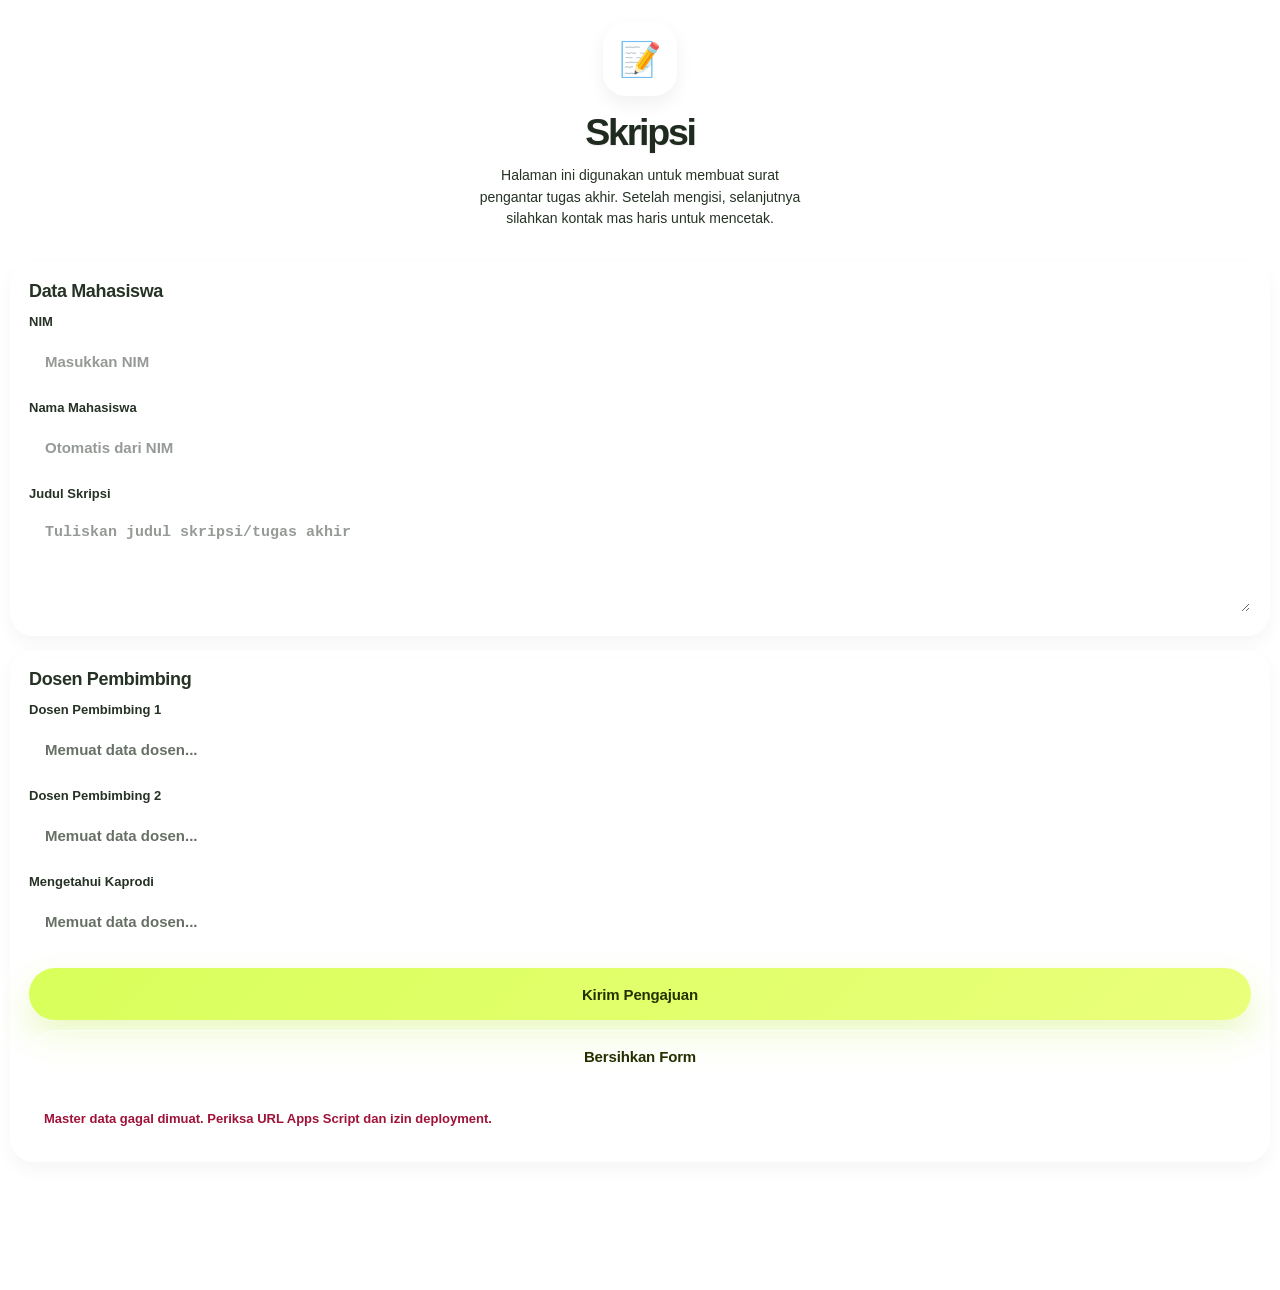
<file: pages/skripsi-inner.html>
<!DOCTYPE html>
<html lang="id">
<head>
  <meta charset="UTF-8" />
  <meta name="viewport" content="width=device-width, initial-scale=1.0" />
  <title>Formulir Pengajuan Tugas Akhir</title>
  <style>
    :root {
      --lime: #d8ff5a;
      --lime-dark: #b7ef22;
      --ink: #17231b;
      --soft-ink: rgba(23, 35, 27, 0.78);
      --glass: rgba(238, 246, 239, 0.42);
      --glass-strong: rgba(255, 255, 255, 0.35);
      --glass-border: rgba(255, 255, 255, 0.52);
      --field: rgba(255, 255, 255, 0.52);
      --danger: #9f1239;
      --success: #166534;
      --info: #1e3a8a;
    }

    * {
      box-sizing: border-box;
    }

    html {
      min-height: 100%;
    }

    body {
      margin: 0;
      min-height: 100vh;
      font-family: Arial, Helvetica, sans-serif;
      color: var(--ink);
      background:
        linear-gradient(135deg, rgba(227, 234, 226, 0.82), rgba(165, 183, 150, 0.7)),
        radial-gradient(circle at 20% 10%, rgba(255,255,255,0.95), transparent 28%),
        radial-gradient(circle at 90% 85%, rgba(139, 171, 89, 0.85), transparent 32%),
        linear-gradient(145deg, #dfe9e3, #93a97e 60%, #6b864b);
      padding: 18px;
      overflow-x: hidden;
    }

    body::before {
      content: "";
      position: fixed;
      inset: -28px;
      z-index: -2;
      background:
        linear-gradient(90deg, rgba(255,255,255,0.18) 0 1px, transparent 1px 72px),
        linear-gradient(0deg, rgba(255,255,255,0.12) 0 1px, transparent 1px 68px),
        radial-gradient(circle at 10% 18%, rgba(255,255,255,0.5), transparent 18%),
        radial-gradient(circle at 80% 15%, rgba(173, 211, 113, 0.45), transparent 28%),
        radial-gradient(circle at 20% 88%, rgba(255,255,255,0.42), transparent 28%);
      filter: blur(14px);
      opacity: 0.88;
    }

    body::after {
      content: "";
      position: fixed;
      inset: 0;
      z-index: -1;
      background: rgba(255,255,255,0.08);
      backdrop-filter: blur(2px);
    }

    .page {
      width: min(100%, 430px);
      margin: 0 auto;
    }

    .phone-frame {
      position: relative;
      min-height: calc(100vh - 36px);
      padding: 30px 24px;
      border-radius: 48px;
      background: var(--glass);
      border: 1px solid rgba(255,255,255,0.55);
      box-shadow:
        inset 0 0 0 1px rgba(255,255,255,0.22),
        0 28px 80px rgba(25, 37, 25, 0.28);
      backdrop-filter: blur(22px);
      overflow: hidden;
    }

    .phone-frame::before,
    .phone-frame::after {
      content: "";
      position: absolute;
      pointer-events: none;
      border-radius: 42px;
      border: 1px solid rgba(255,255,255,0.48);
      inset: 14px;
    }

    .phone-frame::after {
      inset: 30px 22px;
      border-color: rgba(255,255,255,0.42);
    }

    .content {
      position: relative;
      z-index: 1;
    }

    .hero {
      text-align: center;
      padding: 34px 4px 24px;
    }

    .hero-icon {
      width: 96px;
      height: 96px;
      margin: 0 auto 22px;
      display: grid;
      place-items: center;
      border-radius: 32px;
      background: rgba(255,255,255,0.34);
      border: 1px solid rgba(255,255,255,0.66);
      box-shadow:
        inset 0 1px 0 rgba(255,255,255,0.42),
        0 20px 45px rgba(31, 41, 55, 0.10);
      font-size: 44px;
    }

    h1 {
      margin: 0;
      font-size: 34px;
      line-height: 1.05;
      letter-spacing: -0.06em;
      color: var(--ink);
      text-shadow: 0 3px 10px rgba(255,255,255,0.55);
    }

    .subtitle {
      margin: 16px auto 0;
      max-width: 330px;
      color: var(--soft-ink);
      font-size: 16px;
      line-height: 1.62;
    }

    .panel {
      margin-top: 18px;
      padding: 20px;
      border-radius: 26px;
      background: rgba(255,255,255,0.24);
      border: 1px solid var(--glass-border);
      box-shadow:
        inset 0 1px 0 rgba(255,255,255,0.28),
        0 22px 60px rgba(24, 35, 27, 0.12);
    }

    .panel + .panel {
      margin-top: 16px;
    }

    .panel-title {
      display: flex;
      align-items: center;
      justify-content: space-between;
      gap: 10px;
      margin-bottom: 14px;
    }

    .panel-title h2 {
      margin: 0;
      font-size: 18px;
      color: var(--ink);
      letter-spacing: -0.02em;
    }

    .pill {
      padding: 6px 10px;
      border-radius: 999px;
      background: rgba(216, 255, 90, 0.46);
      border: 1px solid rgba(216, 255, 90, 0.75);
      color: #25330f;
      font-size: 11px;
      font-weight: 800;
      white-space: nowrap;
    }

    .field {
      margin-top: 13px;
    }

    label {
      display: block;
      margin-bottom: 7px;
      font-size: 13px;
      font-weight: 800;
      color: rgba(23, 35, 27, 0.9);
    }

    input,
    select,
    textarea {
      width: 100%;
      border: 1px solid rgba(255,255,255,0.62);
      border-radius: 18px;
      padding: 13px 15px;
      font-size: 15px;
      line-height: 1.45;
      color: var(--ink);
      outline: none;
      background: var(--field);
      box-shadow: inset 0 1px 0 rgba(255,255,255,0.42);
      backdrop-filter: blur(14px);
      transition: box-shadow .18s ease, border-color .18s ease, background .18s ease;
    }

    textarea {
      min-height: 112px;
      resize: vertical;
    }

    input::placeholder,
    textarea::placeholder {
      color: rgba(23, 35, 27, 0.46);
    }

    input:focus,
    select:focus,
    textarea:focus {
      border-color: rgba(216, 255, 90, 0.95);
      background: rgba(255,255,255,0.66);
      box-shadow:
        0 0 0 4px rgba(216, 255, 90, 0.24),
        inset 0 1px 0 rgba(255,255,255,0.56);
    }

    select {
      appearance: none;
      -webkit-appearance: none;
      background-image: linear-gradient(45deg, transparent 50%, rgba(23,35,27,.85) 50%), linear-gradient(135deg, rgba(23,35,27,.85) 50%, transparent 50%);
      background-position: calc(100% - 22px) 50%, calc(100% - 16px) 50%;
      background-size: 6px 6px, 6px 6px;
      background-repeat: no-repeat;
      padding-right: 44px;
    }

    select:invalid {
      color: rgba(23, 35, 27, 0.46);
    }

    select option {
      color: #17231b;
      background: #ffffff;
    }

    input[readonly] {
      background: rgba(255,255,255,0.27);
      color: rgba(23, 35, 27, 0.72);
      cursor: not-allowed;
    }

    .hint {
      display: block;
      margin-top: 6px;
      color: rgba(23, 35, 27, 0.58);
      font-size: 12px;
      line-height: 1.45;
    }

    .actions {
      display: grid;
      gap: 10px;
      margin-top: 20px;
    }

    button,
    .home-link {
      width: 100%;
      min-height: 54px;
      border: 0;
      border-radius: 999px;
      padding: 14px 18px;
      font-size: 15px;
      font-weight: 900;
      letter-spacing: -0.01em;
      cursor: pointer;
      text-align: center;
      text-decoration: none;
      transition: transform .18s ease, box-shadow .18s ease, opacity .18s ease;
    }

    button[type="submit"] {
      color: #203000;
      background: linear-gradient(135deg, var(--lime), #eaff7b);
      box-shadow: 0 16px 35px rgba(178, 231, 37, 0.28);
    }

    button[type="reset"] {
      color: var(--ink);
      background: rgba(255,255,255,0.30);
      border: 1px solid rgba(255,255,255,0.56);
    }

    button:hover,
    .home-link:hover {
      transform: translateY(-1px);
      box-shadow: 0 16px 30px rgba(35, 46, 30, 0.14);
    }

    button:disabled {
      cursor: not-allowed;
      opacity: .62;
      transform: none;
      box-shadow: none;
    }

    .home-link {
      display: inline-flex;
      align-items: center;
      justify-content: center;
      margin-top: 18px;
      color: #203000;
      background: linear-gradient(135deg, var(--lime), #eaff7b);
    }

    .status {
      display: none;
      margin-top: 14px;
      padding: 13px 14px;
      border-radius: 18px;
      font-size: 13px;
      font-weight: 800;
      line-height: 1.45;
      background: rgba(255,255,255,0.35);
      border: 1px solid rgba(255,255,255,0.62);
    }

    .status.show {
      display: block;
    }

    .status.info {
      color: var(--info);
    }

    .status.success {
      color: var(--success);
    }

    .status.error {
      color: var(--danger);
    }

    .footer-note {
      margin: 16px auto 0;
      text-align: center;
      max-width: 320px;
      color: rgba(23, 35, 27, 0.64);
      font-size: 12px;
      line-height: 1.55;
    }

    @media (max-width: 460px) {
      body {
        padding: 10px;
      }

      .phone-frame {
        min-height: calc(100vh - 20px);
        padding: 22px 18px;
        border-radius: 44px;
      }

      .hero {
        padding-top: 30px;
      }

      .hero-icon {
        width: 90px;
        height: 90px;
        border-radius: 30px;
      }

      h1 {
        font-size: 32px;
      }

      .subtitle {
        font-size: 15px;
      }

      .panel {
        padding: 18px;
      }
    }
  </style>
<style>

          html,
          body {
            background: transparent !important;
            background-image: none !important;
            min-height: 100% !important;
            width: 100% !important;
            overflow-x: hidden !important;
            overflow-y: auto !important;
            scrollbar-width: none !important;
            -ms-overflow-style: none !important;
            color: #263225 !important;
          }

          html::-webkit-scrollbar,
          body::-webkit-scrollbar,
          *::-webkit-scrollbar,
          .page::-webkit-scrollbar,
          .phone-frame::-webkit-scrollbar,
          .content::-webkit-scrollbar,
          form::-webkit-scrollbar,
          .panel::-webkit-scrollbar {
            width: 0 !important;
            height: 0 !important;
            display: none !important;
            background: transparent !important;
          }

          *,
          .page,
          .phone-frame,
          .content,
          form,
          .panel {
            scrollbar-width: none !important;
            -ms-overflow-style: none !important;
          }

          body {
            display: block !important;
            padding: 0 !important;
            margin: 0 !important;
          }

          body::before,
          body::after {
            display: none !important;
            content: none !important;
            background: transparent !important;
            opacity: 0 !important;
          }

          /*
            Penyederhanaan lapisan:
            - .detail-app dan .detail-content dari halaman utama sudah menjadi frame kaca.
            - Frame internal .phone-frame dari file Skripsi lama dinetralkan agar tidak tampak berlapis.
          */
          .page,
          main.page {
            width: 100% !important;
            max-width: 100% !important;
            min-height: auto !important;
            height: auto !important;
            margin: 0 !important;
            padding: 0 !important;
            background: transparent !important;
            border: 0 !important;
            box-shadow: none !important;
            backdrop-filter: none !important;
            -webkit-backdrop-filter: none !important;
            overflow: visible !important;
          }

          .phone-frame {
            width: 100% !important;
            max-width: 100% !important;
            min-height: auto !important;
            height: auto !important;
            max-height: none !important;
            margin: 0 !important;
            padding: 10px 10px 128px !important;
            border-radius: 0 !important;
            background: transparent !important;
            border: 0 !important;
            box-shadow: none !important;
            backdrop-filter: none !important;
            -webkit-backdrop-filter: none !important;
            overflow: visible !important;
          }

          .phone-frame::before,
          .phone-frame::after {
            display: none !important;
            content: none !important;
            border: 0 !important;
            box-shadow: none !important;
            opacity: 0 !important;
          }

          .content {
            width: 100% !important;
            max-width: 100% !important;
            padding: 0 !important;
            margin: 0 !important;
            color: #263225 !important;
          }

          .hero {
            padding: 12px 4px 18px !important;
            text-align: center !important;
            background: transparent !important;
            border: 0 !important;
            box-shadow: none !important;
          }

          .hero-icon {
            width: 74px !important;
            height: 74px !important;
            border-radius: 23px !important;
            font-size: 34px !important;
            margin: 0 auto 15px !important;
            background: rgba(255,255,255,.22) !important;
            border: 1.3px solid rgba(255,255,255,.44) !important;
            box-shadow: inset 0 1px 0 rgba(255,255,255,.28), 0 8px 18px rgba(0,0,0,.06) !important;
          }

          h1,
          h2,
          h3,
          label,
          p,
          .subtitle,
          .footer-note,
          .hint,
          .panel-title h2,
          .status,
          input,
          select,
          textarea,
          option {
            color: #263225 !important;
            text-shadow: 0 1px 6px rgba(255,255,255,.82) !important;
          }

          h1 {
            font-size: clamp(2rem, 7.5vw, 2.35rem) !important;
            line-height: 1.12 !important;
            font-weight: 900 !important;
            color: #1f2b1e !important;
            text-shadow: 0 2px 8px rgba(255,255,255,.90), 0 1px 2px rgba(0,0,0,.10) !important;
          }

          .subtitle {
            max-width: 330px !important;
            font-size: 14px !important;
            line-height: 1.55 !important;
            margin: 12px auto 0 !important;
          }

          .panel {
            margin-top: 14px !important;
            padding: 18px !important;
            border-radius: 24px !important;
            background: rgba(255,255,255,.22) !important;
            border: 1.3px solid rgba(255,255,255,.46) !important;
            box-shadow: inset 0 1px 0 rgba(255,255,255,.24), 0 8px 18px rgba(0,0,0,.04) !important;
            backdrop-filter: blur(10px) !important;
            -webkit-backdrop-filter: blur(10px) !important;
          }

          .panel + .panel {
            margin-top: 14px !important;
          }

          .panel-title {
            margin-bottom: 12px !important;
          }

          .panel-title h2 {
            font-size: 18px !important;
            font-weight: 900 !important;
          }

          .field {
            margin-top: 12px !important;
          }

          label {
            font-size: 13px !important;
            font-weight: 900 !important;
          }

          input,
          select,
          textarea {
            min-height: 52px !important;
            border-radius: 16px !important;
            background: rgba(255,255,255,.46) !important;
            border: 1.4px solid rgba(255,255,255,.60) !important;
            font-size: 15px !important;
            font-weight: 700 !important;
            box-shadow: inset 0 1px 0 rgba(255,255,255,.34) !important;
          }

          textarea {
            min-height: 105px !important;
          }

          input[readonly] {
            background: rgba(255,255,255,.32) !important;
          }

          button,
          .home-link {
            min-height: 52px !important;
            border-radius: 999px !important;
            font-size: 15px !important;
            font-weight: 900 !important;
            color: #253000 !important;
            text-shadow: none !important;
          }

          .home-link {
            display: none !important;
          }

          .footer-note {
            display: none !important;
          }

          .status.success { color: #166534 !important; }
          .status.error { color: #9f1239 !important; }
          .status.info { color: #1e3a8a !important; }

          @media (max-width: 480px) {
            .phone-frame {
              padding: 8px 8px 128px !important;
            }

            .hero {
              padding-top: 8px !important;
            }

            .hero-icon {
              width: 70px !important;
              height: 70px !important;
              font-size: 32px !important;
              margin-bottom: 13px !important;
            }

            h1 {
              font-size: 2.08rem !important;
            }

            .panel {
              padding: 16px !important;
              border-radius: 22px !important;
            }
          }
        
</style>
</head>
<body>
  <main class="page">
    <section class="phone-frame">
      <div class="content">
        <header class="hero">
          <div class="hero-icon" aria-hidden="true">📝</div>
          <h1>Skripsi</h1>
          <p class="subtitle">Halaman ini digunakan untuk membuat surat pengantar tugas akhir. Setelah mengisi, selanjutnya silahkan kontak mas haris untuk mencetak.</p>
        </header>

        <form id="taForm">
          <section class="panel">
            <div class="panel-title">
              <h2>Data Mahasiswa</h2>
            </div>

            <div class="field">
              <label for="nim">NIM</label>
              <input id="nim" name="nim" type="text" list="nimList" placeholder="Masukkan NIM" autocomplete="off" required />
            </div>

            <div class="field">
              <label for="nama">Nama Mahasiswa</label>
              <input id="nama" name="nama" type="text" placeholder="Otomatis dari NIM" readonly required />
            </div>

            <div class="field">
              <label for="judulSkripsi">Judul Skripsi</label>
              <textarea id="judulSkripsi" name="judulSkripsi" placeholder="Tuliskan judul skripsi/tugas akhir" required></textarea>
            </div>
          </section>

          <section class="panel">
            <div class="panel-title">
              <h2>Dosen Pembimbing</h2>
            </div>

            <div class="field">
              <label for="pembimbing1">Dosen Pembimbing 1</label>
              <select id="pembimbing1" name="pembimbing1" required>
                <option value="">Memuat data dosen...</option>
              </select>
            </div>

            <input id="nidnPembimbing1" name="nidnPembimbing1" type="hidden" required />

            <div class="field">
              <label for="pembimbing2">Dosen Pembimbing 2</label>
              <select id="pembimbing2" name="pembimbing2" required>
                <option value="">Memuat data dosen...</option>
              </select>
            </div>

            <input id="nidnPembimbing2" name="nidnPembimbing2" type="hidden" required />

            <div class="field">
              <label for="kaprodi">Mengetahui Kaprodi</label>
              <select id="kaprodi" name="kaprodi" required>
                <option value="">Memuat data dosen...</option>
              </select>
            </div>

            <input id="nidnKaprodi" name="nidnKaprodi" type="hidden" required />

            <datalist id="nimList"></datalist>

            <div class="actions">
              <button id="submitBtn" type="submit">Kirim Pengajuan</button>
              <button type="reset">Bersihkan Form</button>
            </div>

            <div id="statusBox" class="status"></div>
          </section>
        </form>

        <a class="home-link" href="../index.html">← Kembali ke Beranda</a>
        <p class="footer-note">NIDN dosen pembimbing dan kaprodi disembunyikan pada tampilan, tetapi tetap ikut tersimpan saat pengajuan dikirim.</p>
      </div>
    </section>
  </main>

  <script>
    const APPS_SCRIPT_URL = "https://script.google.com/macros/s/AKfycbwEZGd0xgc6XAHfpk5flzf3wP5ZZESagPd_qdxrJekhz8aRSc2xi6oY5Jhrb3Xq0vZGgQ/exec";

    const form = document.getElementById("taForm");
    const submitBtn = document.getElementById("submitBtn");
    const statusBox = document.getElementById("statusBox");

    const nimInput = document.getElementById("nim");
    const namaInput = document.getElementById("nama");
    const nimList = document.getElementById("nimList");
    const judulSkripsiInput = document.getElementById("judulSkripsi");

    const pembimbing1Input = document.getElementById("pembimbing1");
    const nidnPembimbing1Input = document.getElementById("nidnPembimbing1");
    const pembimbing2Input = document.getElementById("pembimbing2");
    const nidnPembimbing2Input = document.getElementById("nidnPembimbing2");
    const kaprodiInput = document.getElementById("kaprodi");
    const nidnKaprodiInput = document.getElementById("nidnKaprodi");

    let mahasiswaMap = new Map();
    let dosenMap = new Map();
    let allDosenItems = [];

    function showStatus(message, type = "info") {
      statusBox.textContent = message;
      statusBox.className = `status show ${type}`;
    }

    function hideStatus() {
      statusBox.textContent = "";
      statusBox.className = "status";
    }

    function escapeHtml(value) {
      return String(value || "")
        .replaceAll("&", "&amp;")
        .replaceAll("<", "&lt;")
        .replaceAll(">", "&gt;")
        .replaceAll('"', "&quot;")
        .replaceAll("'", "&#039;");
    }

    function normalizeText(value) {
      return String(value || "").trim().replace(/\s+/g, " ");
    }

    function normalizeKey(value) {
      return normalizeText(value).toLowerCase();
    }

    function isExampleData(value) {
      const text = normalizeKey(value);
      return /(^|\s)(contoh|sample|dummy|example)(\s|$)/i.test(text);
    }

    function setSelectLoading(selectElement, text = "Memuat data dosen...") {
      selectElement.innerHTML = `<option value="">${escapeHtml(text)}</option>`;
      selectElement.disabled = true;
    }

    function setAllDosenSelectsLoading() {
      setSelectLoading(pembimbing1Input);
      setSelectLoading(pembimbing2Input);
      setSelectLoading(kaprodiInput);
    }

    function loadMasterData() {
      if (!APPS_SCRIPT_URL || APPS_SCRIPT_URL.includes("PASTE_URL")) {
        showStatus("URL Apps Script belum diisi pada file HTML.", "error");
        setAllDosenSelectsLoading();
        return;
      }

      showStatus("Memuat master data mahasiswa dan dosen...", "info");
      setAllDosenSelectsLoading();

      const callbackName = "handleMasterData";
      const script = document.createElement("script");
      script.src = `${APPS_SCRIPT_URL}?action=getMasterData&callback=${callbackName}&t=${Date.now()}`;
      script.onerror = function () {
        showStatus("Master data gagal dimuat. Periksa URL Apps Script dan izin deployment.", "error");
      };
      document.body.appendChild(script);
    }

    window.handleMasterData = function (payload) {
      if (!payload || payload.status !== "success") {
        showStatus(payload && payload.message ? payload.message : "Master data tidak valid.", "error");
        return;
      }

      const mahasiswaItems = (payload.mahasiswa || [])
        .map(item => ({
          nim: normalizeText(item.nim),
          nama: normalizeText(item.nama)
        }))
        .filter(item => item.nim && item.nama && !isExampleData(item.nim) && !isExampleData(item.nama));

      const dosenItems = (payload.dosen || [])
        .map(item => ({
          nama: normalizeText(item.dosen || item.nama),
          nidn: normalizeText(item.nidn)
        }))
        .filter(item => item.nama && item.nidn && !isExampleData(item.nama) && !isExampleData(item.nidn));

      const dosenUnikMap = new Map();
      dosenItems.forEach(item => {
        const key = normalizeKey(item.nama);
        if (!dosenUnikMap.has(key)) {
          dosenUnikMap.set(key, item);
        }
      });

      const dosenUnik = Array.from(dosenUnikMap.values())
        .sort((a, b) => a.nama.localeCompare(b.nama, "id"));

      mahasiswaMap = new Map(mahasiswaItems.map(item => [item.nim, item.nama]));
      dosenMap = new Map(dosenUnik.map(item => [item.nama, item.nidn]));
      allDosenItems = dosenUnik;

      nimList.innerHTML = mahasiswaItems
        .map(item => `<option value="${escapeHtml(item.nim)}">${escapeHtml(item.nama)}</option>`)
        .join("");

      renderDosenOptions();

      if (allDosenItems.length === 0) {
        showStatus("Daftar dosen valid belum tersedia. Hapus data contoh pada TA Master Data, lalu isi nama dosen dan NIDN asli.", "error");
        submitBtn.disabled = true;
        return;
      }

      submitBtn.disabled = false;
      showStatus(`Master data berhasil dimuat: ${mahasiswaMap.size} mahasiswa dan ${dosenMap.size} dosen valid.`, "success");
      setTimeout(hideStatus, 2200);
    };

    function updateNamaMahasiswa() {
      const nim = normalizeText(nimInput.value);
      namaInput.value = mahasiswaMap.get(nim) || "";
    }

    function updateNidn(dosenSelect, nidnInput) {
      const namaDosen = normalizeText(dosenSelect.value);
      nidnInput.value = dosenMap.get(namaDosen) || "";
    }

    function renderSelectOptions(selectElement, excludeName, placeholder) {
      const oldValue = normalizeText(selectElement.value);
      const excludeKey = normalizeKey(excludeName);
      const availableItems = allDosenItems.filter(item => normalizeKey(item.nama) !== excludeKey);

      const options = [`<option value="">${escapeHtml(placeholder)}</option>`]
        .concat(availableItems.map(item => `<option value="${escapeHtml(item.nama)}">${escapeHtml(item.nama)}</option>`));

      selectElement.innerHTML = options.join("");
      selectElement.disabled = availableItems.length === 0;

      const oldValueStillAvailable = availableItems.some(item => normalizeText(item.nama) === oldValue);
      selectElement.value = oldValueStillAvailable ? oldValue : "";
    }

    function renderDosenOptions() {
      const pembimbing1Terpilih = normalizeText(pembimbing1Input.value);
      const pembimbing2Terpilih = normalizeText(pembimbing2Input.value);

      renderSelectOptions(pembimbing1Input, pembimbing2Terpilih, "Pilih Dosen Pembimbing 1");
      renderSelectOptions(pembimbing2Input, pembimbing1Terpilih, "Pilih Dosen Pembimbing 2");
      renderSelectOptions(kaprodiInput, "", "Pilih Kaprodi");

      updateNidn(pembimbing1Input, nidnPembimbing1Input);
      updateNidn(pembimbing2Input, nidnPembimbing2Input);
      updateNidn(kaprodiInput, nidnKaprodiInput);
    }

    nimInput.addEventListener("input", updateNamaMahasiswa);

    pembimbing1Input.addEventListener("change", function () {
      renderDosenOptions();
    });

    pembimbing2Input.addEventListener("change", function () {
      renderDosenOptions();
    });

    kaprodiInput.addEventListener("change", function () {
      updateNidn(kaprodiInput, nidnKaprodiInput);
    });

    form.addEventListener("reset", function () {
      setTimeout(function () {
        namaInput.value = "";
        nidnPembimbing1Input.value = "";
        nidnPembimbing2Input.value = "";
        nidnKaprodiInput.value = "";
        renderDosenOptions();
        hideStatus();
      }, 0);
    });

    form.addEventListener("submit", function (event) {
      event.preventDefault();

      updateNamaMahasiswa();
      updateNidn(pembimbing1Input, nidnPembimbing1Input);
      updateNidn(pembimbing2Input, nidnPembimbing2Input);
      updateNidn(kaprodiInput, nidnKaprodiInput);

      if (!namaInput.value.trim()) {
        showStatus("NIM belum ditemukan pada TA Master Data.", "error");
        nimInput.focus();
        return;
      }

      if (!judulSkripsiInput.value.trim()) {
        showStatus("Judul skripsi belum diisi.", "error");
        judulSkripsiInput.focus();
        return;
      }

      if (!pembimbing1Input.value || !nidnPembimbing1Input.value.trim()) {
        showStatus("Pilih Dosen Pembimbing 1 dari daftar dosen yang tersedia.", "error");
        pembimbing1Input.focus();
        return;
      }

      if (!pembimbing2Input.value || !nidnPembimbing2Input.value.trim()) {
        showStatus("Pilih Dosen Pembimbing 2 dari daftar dosen yang tersedia.", "error");
        pembimbing2Input.focus();
        return;
      }

      if (!kaprodiInput.value || !nidnKaprodiInput.value.trim()) {
        showStatus("Pilih Kaprodi dari daftar dosen yang tersedia.", "error");
        kaprodiInput.focus();
        return;
      }

      if (normalizeKey(pembimbing1Input.value) === normalizeKey(pembimbing2Input.value)) {
        showStatus("Dosen Pembimbing 1 dan Dosen Pembimbing 2 tidak boleh sama.", "error");
        pembimbing2Input.focus();
        return;
      }

      const data = new URLSearchParams();
      data.append("nim", nimInput.value.trim());
      data.append("nama", namaInput.value.trim());
      data.append("judulSkripsi", judulSkripsiInput.value.trim());
      data.append("pembimbing1", pembimbing1Input.value.trim());
      data.append("nidnPembimbing1", nidnPembimbing1Input.value.trim());
      data.append("pembimbing2", pembimbing2Input.value.trim());
      data.append("nidnPembimbing2", nidnPembimbing2Input.value.trim());
      data.append("kaprodi", kaprodiInput.value.trim());
      data.append("nidnKaprodi", nidnKaprodiInput.value.trim());

      submitBtn.disabled = true;
      showStatus("Mengirim pengajuan tugas akhir...", "info");

      fetch(APPS_SCRIPT_URL, {
        method: "POST",
        body: data,
        mode: "no-cors"
      })
        .then(function () {
          showStatus("Pengajuan berhasil dikirim. Silakan cek spreadsheet respons.", "success");
          form.reset();
        })
        .catch(function () {
          showStatus("Pengajuan gagal dikirim. Periksa koneksi internet dan URL Apps Script.", "error");
        })
        .finally(function () {
          submitBtn.disabled = false;
        });
    });

    loadMasterData();
  </script>
</body>
</html>
</file>
